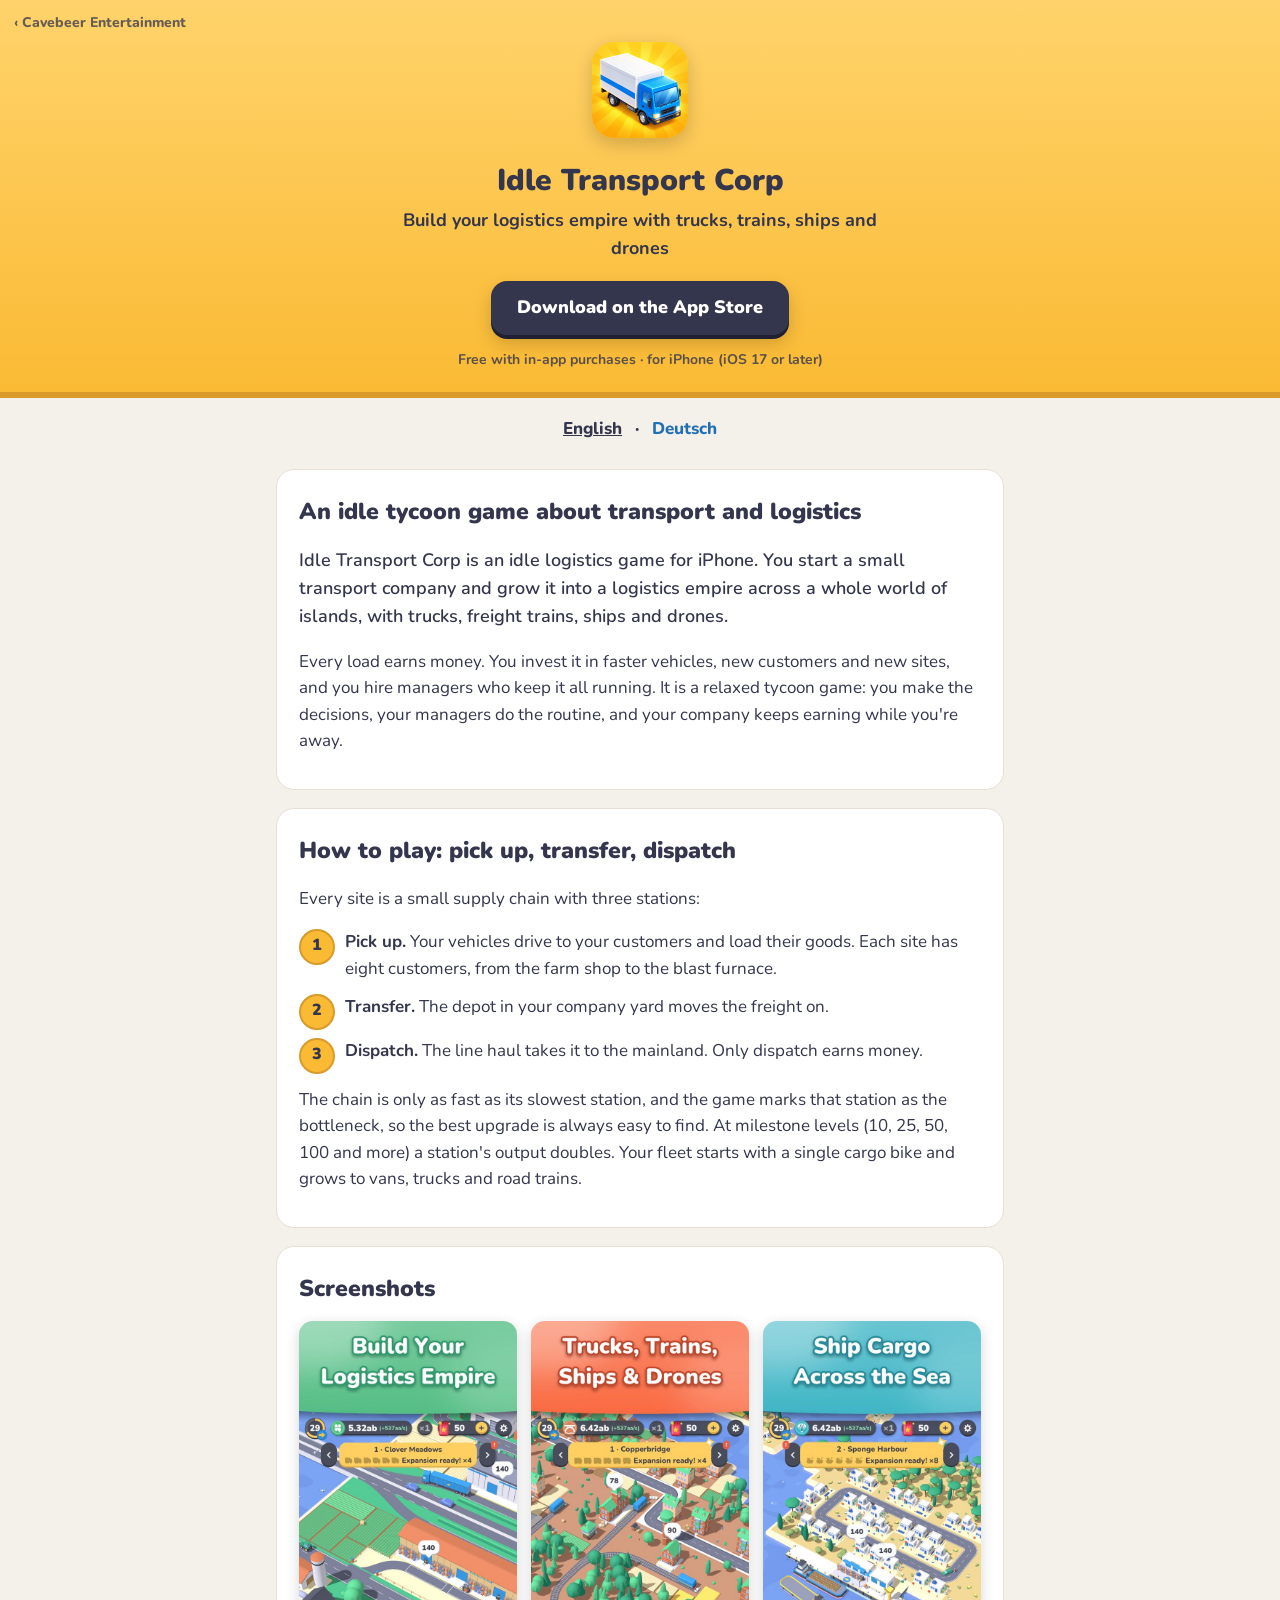
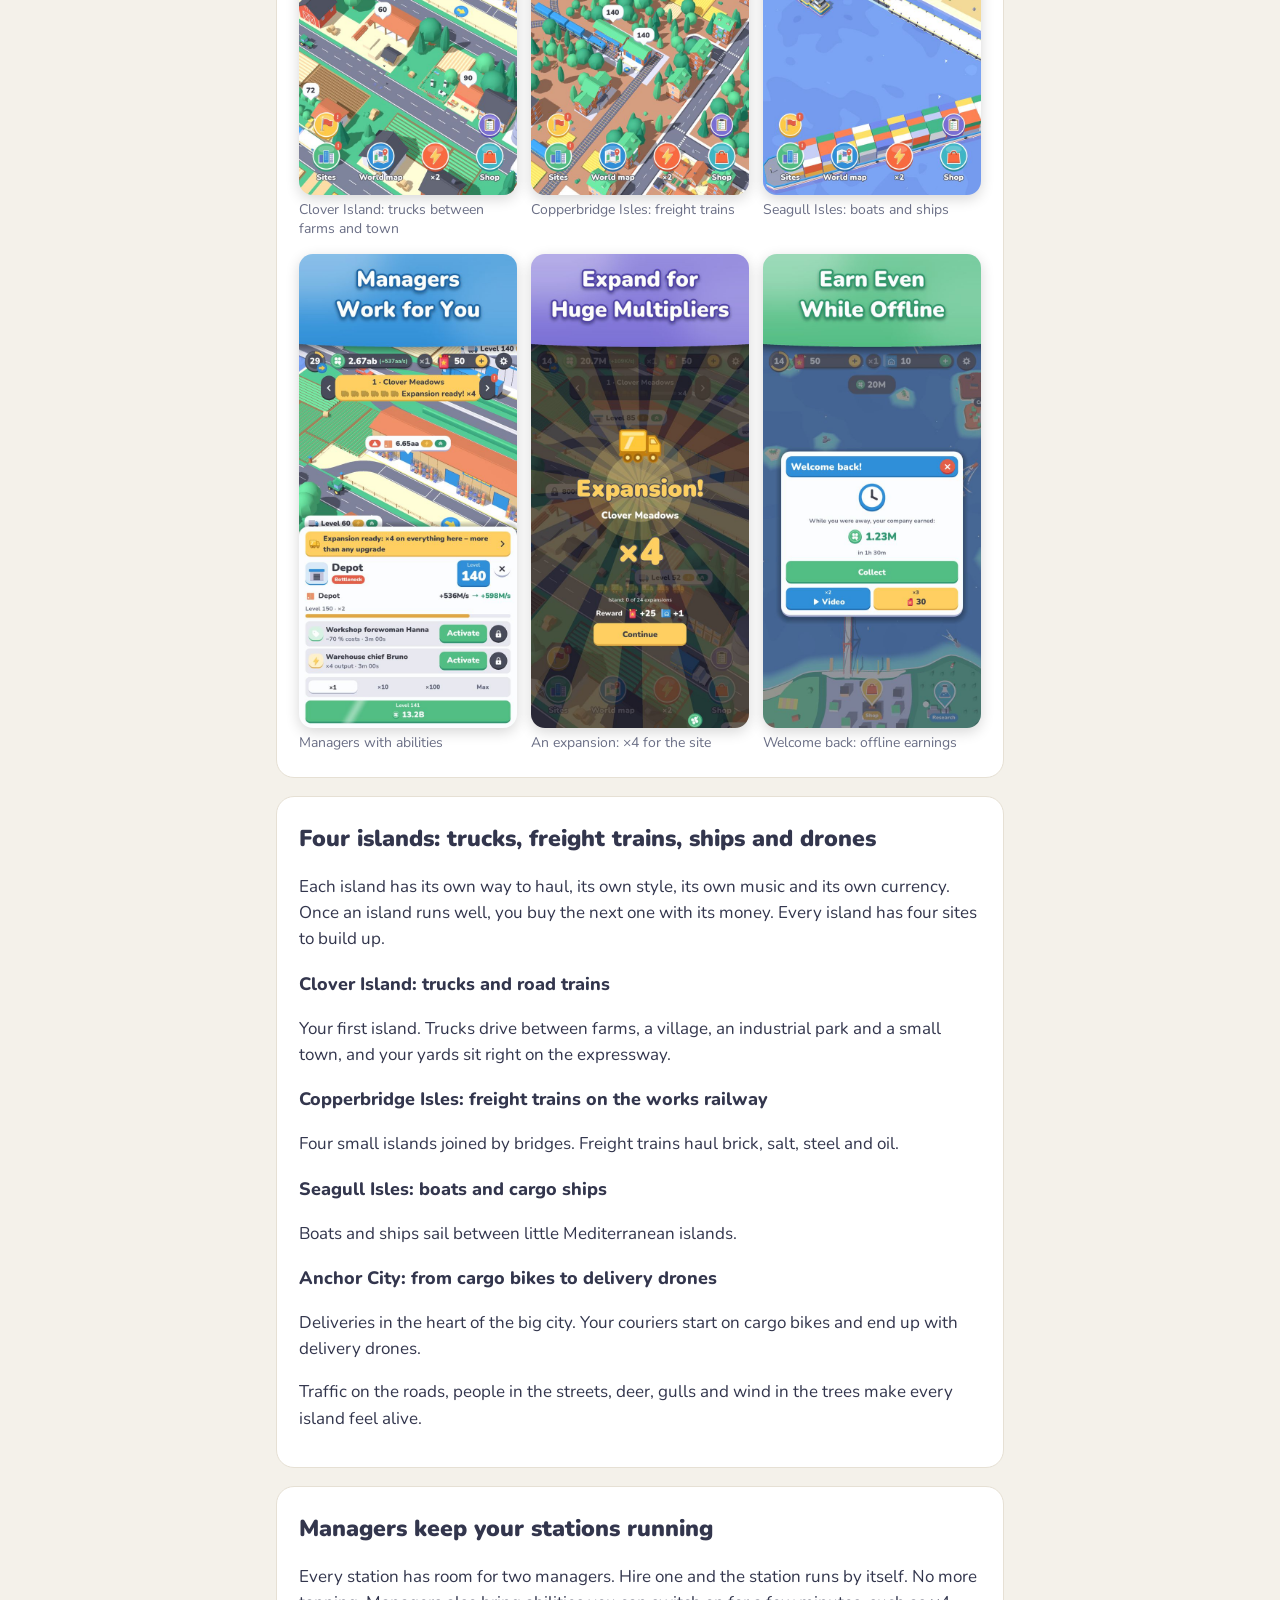
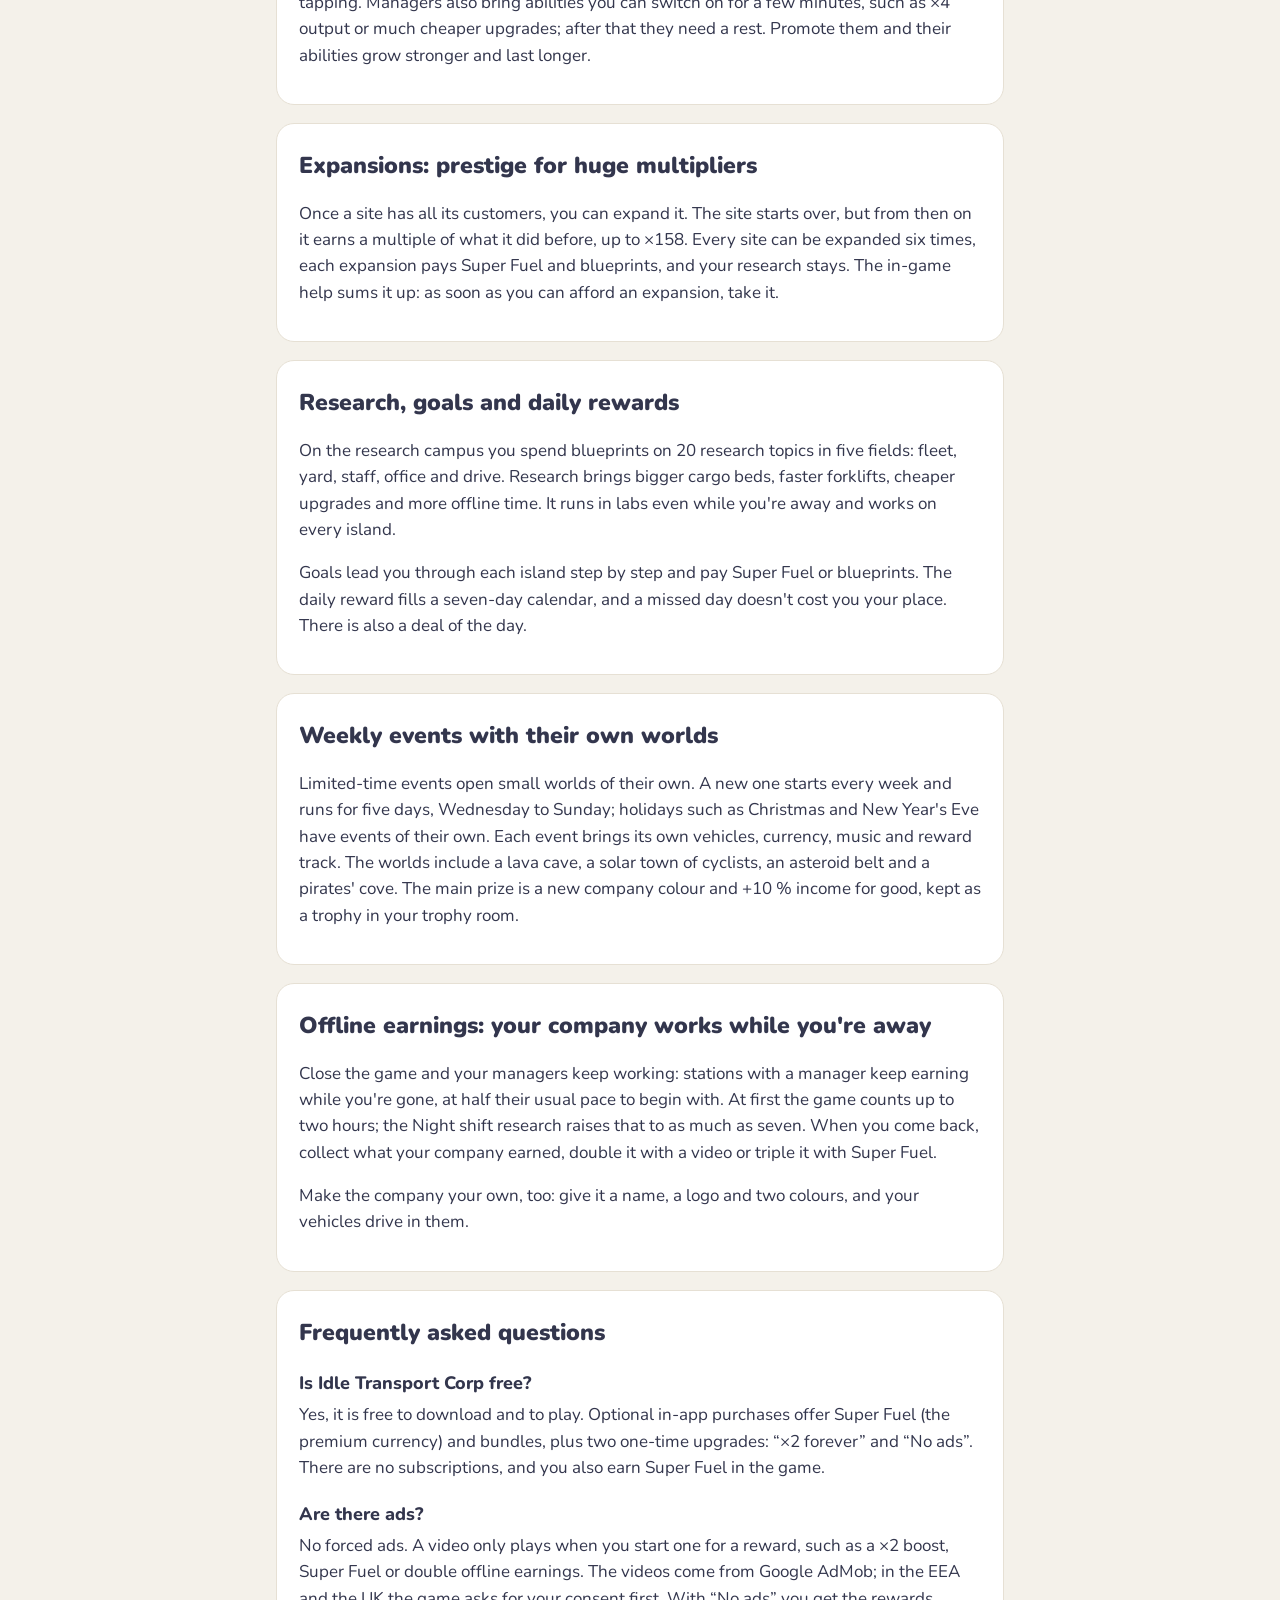
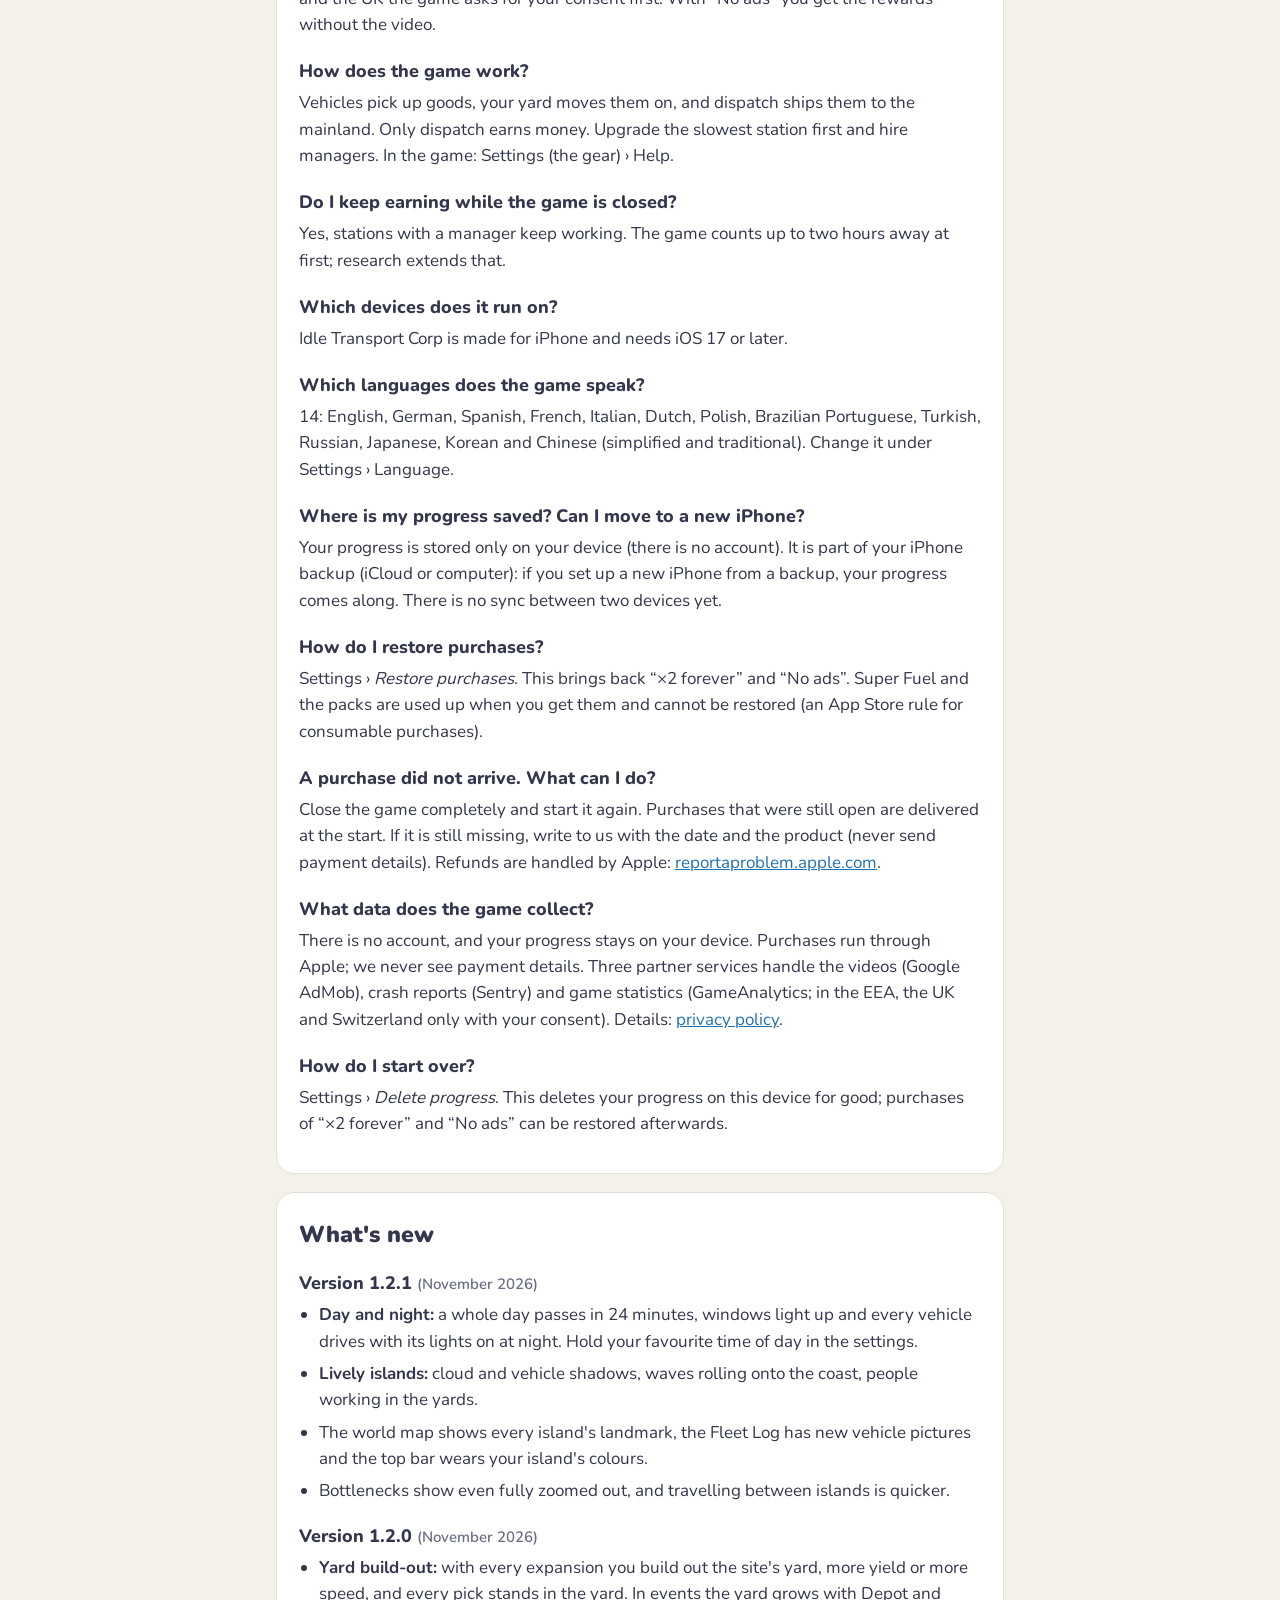
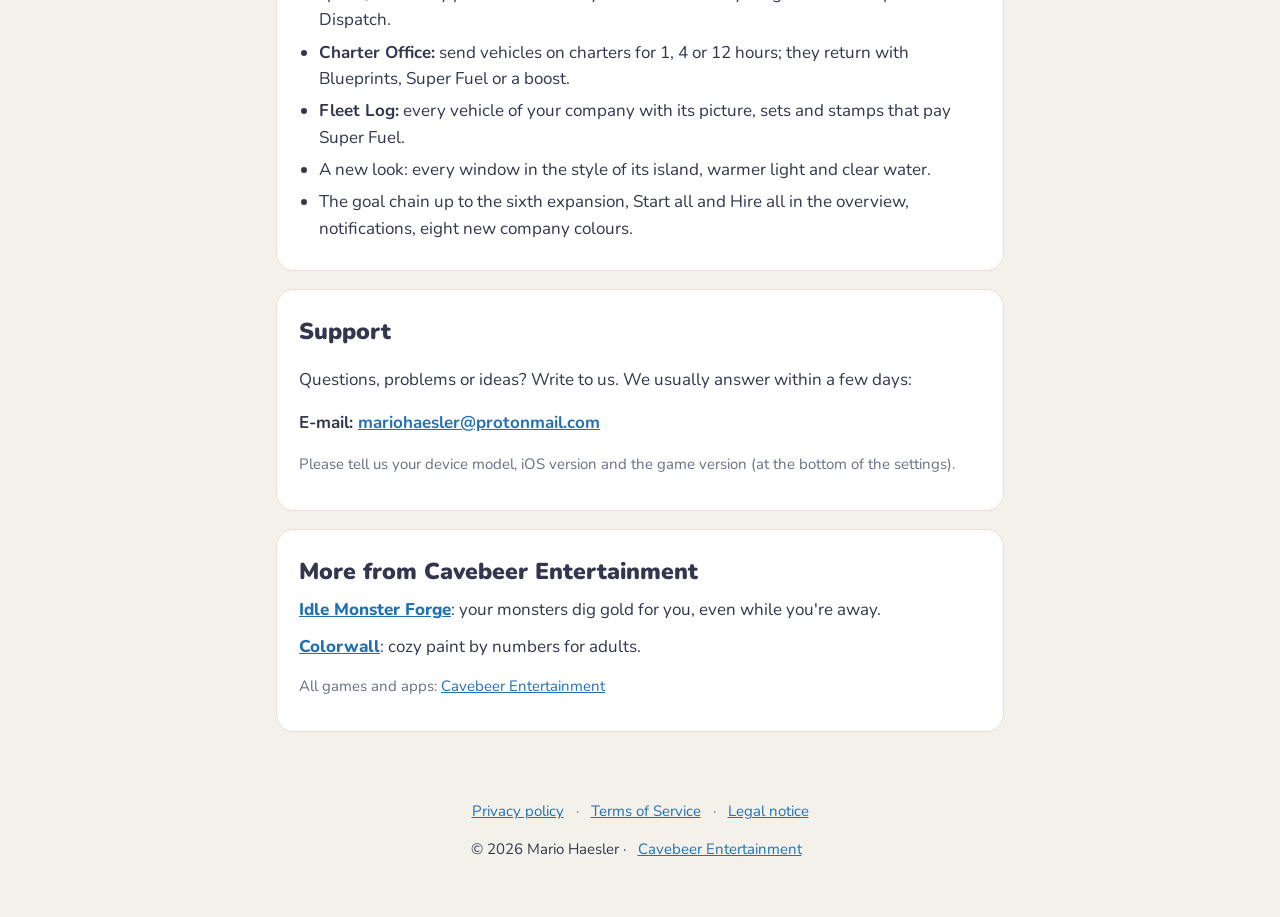
<file: index.html>
<!doctype html>
<html lang="en">
<head>
<meta charset="utf-8">
<meta name="viewport" content="width=device-width, initial-scale=1">
<title>Idle Transport Corp: Idle Logistics Tycoon for iPhone</title>
<meta name="description" content="Build a logistics empire on your iPhone: trucks, freight trains, ships and drones haul goods across four islands. A free idle tycoon game with managers.">
<link rel="canonical" href="https://mario-coder-apps.github.io/idletransportcorp-legal/">
<link rel="alternate" hreflang="en" href="https://mario-coder-apps.github.io/idletransportcorp-legal/">
<link rel="alternate" hreflang="de" href="https://mario-coder-apps.github.io/idletransportcorp-legal/de/">
<link rel="alternate" hreflang="x-default" href="https://mario-coder-apps.github.io/idletransportcorp-legal/">
<meta name="theme-color" content="#faba34">
<meta name="apple-itunes-app" content="app-id=6821350913">
<meta property="og:type" content="website">
<meta property="og:site_name" content="Cavebeer Entertainment">
<meta property="og:title" content="Idle Transport Corp: Idle Logistics Tycoon for iPhone">
<meta property="og:description" content="Trucks, freight trains, ships and drones haul goods across four islands. Build your logistics empire in a free idle tycoon game for iPhone.">
<meta property="og:url" content="https://mario-coder-apps.github.io/idletransportcorp-legal/">
<meta property="og:image" content="https://mario-coder-apps.github.io/idletransportcorp-legal/og.jpg">
<meta property="og:image:width" content="1200">
<meta property="og:image:height" content="630">
<meta property="og:image:alt" content="Idle Transport Corp: the app icon and three screenshots with trucks, freight trains and ships">
<meta property="og:locale" content="en_US">
<meta property="og:locale:alternate" content="de_DE">
<meta name="twitter:card" content="summary_large_image">
<meta name="twitter:title" content="Idle Transport Corp: Idle Logistics Tycoon for iPhone">
<meta name="twitter:description" content="Trucks, freight trains, ships and drones haul goods across four islands. Build your logistics empire in a free idle tycoon game for iPhone.">
<meta name="twitter:image" content="https://mario-coder-apps.github.io/idletransportcorp-legal/og.jpg">
<meta name="twitter:image:alt" content="Idle Transport Corp: the app icon and three screenshots with trucks, freight trains and ships">
<link rel="icon" href="favicon.png">
<link rel="stylesheet" href="style.css?v=3">
<script>
  // Old links to "#de" (the App Store's German support link, the legal pages' "Support" link) open the German page.
  // "#en" stays here.
  (function () {
    function go() { if (location.hash === "#de") location.replace("de/" + location.search); }
    go();
    window.addEventListener("hashchange", go);
  })();
</script>
<script type="application/ld+json">
{
 "@context": "https://schema.org",
 "@type": "MobileApplication",
 "name": "Idle Transport Corp",
 "alternateName": "Idle Transport Corp: Tycoon",
 "operatingSystem": "iOS",
 "softwareRequirements": "iOS 17.0 or later",
 "applicationCategory": "GameApplication",
 "applicationSubCategory": "Simulation",
 "description": "Idle Transport Corp is an idle logistics tycoon game for iPhone: trucks, freight trains, ships and drones haul goods across four islands. Hire managers, expand your sites and keep earning while you're away.",
 "url": "https://mario-coder-apps.github.io/idletransportcorp-legal/",
 "image": "https://mario-coder-apps.github.io/idletransportcorp-legal/icon.png",
 "screenshot": [
  "https://mario-coder-apps.github.io/idletransportcorp-legal/img/clover-island-en.jpg",
  "https://mario-coder-apps.github.io/idletransportcorp-legal/img/freight-trains-en.jpg",
  "https://mario-coder-apps.github.io/idletransportcorp-legal/img/cargo-ships-en.jpg",
  "https://mario-coder-apps.github.io/idletransportcorp-legal/img/managers-en.jpg",
  "https://mario-coder-apps.github.io/idletransportcorp-legal/img/expansion-en.jpg",
  "https://mario-coder-apps.github.io/idletransportcorp-legal/img/offline-earnings-en.jpg"
 ],
 "offers": {
  "@type": "Offer",
  "price": "0",
  "priceCurrency": "EUR"
 },
 "inLanguage": [
  "en",
  "de",
  "es",
  "fr",
  "it",
  "nl",
  "pl",
  "pt-BR",
  "tr",
  "ru",
  "ja",
  "ko",
  "zh-Hans",
  "zh-Hant"
 ],
 "publisher": {
  "@type": "Organization",
  "name": "Cavebeer Entertainment",
  "url": "https://mario-coder-apps.github.io/"
 },
 "downloadUrl": "https://apps.apple.com/app/id6821350913",
 "installUrl": "https://apps.apple.com/app/id6821350913"
}
</script>
<script type="application/ld+json">
{
 "@context": "https://schema.org",
 "@type": "FAQPage",
 "inLanguage": "en",
 "mainEntity": [
  {
   "@type": "Question",
   "name": "Is Idle Transport Corp free?",
   "acceptedAnswer": {
    "@type": "Answer",
    "text": "Yes, it is free to download and to play. Optional in-app purchases offer Super Fuel (the premium currency) and bundles, plus two one-time upgrades: “×2 forever” and “No ads”. There are no subscriptions, and you also earn Super Fuel in the game."
   }
  },
  {
   "@type": "Question",
   "name": "Are there ads?",
   "acceptedAnswer": {
    "@type": "Answer",
    "text": "No forced ads. A video only plays when you start one for a reward, such as a ×2 boost, Super Fuel or double offline earnings. The videos come from Google AdMob; in the EEA and the UK the game asks for your consent first. With “No ads” you get the rewards without the video."
   }
  },
  {
   "@type": "Question",
   "name": "How does the game work?",
   "acceptedAnswer": {
    "@type": "Answer",
    "text": "Vehicles pick up goods, your yard moves them on, and dispatch ships them to the mainland. Only dispatch earns money. Upgrade the slowest station first and hire managers. In the game: Settings (the gear) › Help."
   }
  },
  {
   "@type": "Question",
   "name": "Do I keep earning while the game is closed?",
   "acceptedAnswer": {
    "@type": "Answer",
    "text": "Yes, stations with a manager keep working. The game counts up to two hours away at first; research extends that."
   }
  },
  {
   "@type": "Question",
   "name": "Which devices does it run on?",
   "acceptedAnswer": {
    "@type": "Answer",
    "text": "Idle Transport Corp is made for iPhone and needs iOS 17 or later."
   }
  },
  {
   "@type": "Question",
   "name": "Which languages does the game speak?",
   "acceptedAnswer": {
    "@type": "Answer",
    "text": "14: English, German, Spanish, French, Italian, Dutch, Polish, Brazilian Portuguese, Turkish, Russian, Japanese, Korean and Chinese (simplified and traditional). Change it under Settings › Language."
   }
  },
  {
   "@type": "Question",
   "name": "Where is my progress saved? Can I move to a new iPhone?",
   "acceptedAnswer": {
    "@type": "Answer",
    "text": "Your progress is stored only on your device (there is no account). It is part of your iPhone backup (iCloud or computer): if you set up a new iPhone from a backup, your progress comes along. There is no sync between two devices yet."
   }
  },
  {
   "@type": "Question",
   "name": "How do I restore purchases?",
   "acceptedAnswer": {
    "@type": "Answer",
    "text": "Settings › Restore purchases. This brings back “×2 forever” and “No ads”. Super Fuel and the packs are used up when you get them and cannot be restored (an App Store rule for consumable purchases)."
   }
  },
  {
   "@type": "Question",
   "name": "A purchase did not arrive. What can I do?",
   "acceptedAnswer": {
    "@type": "Answer",
    "text": "Close the game completely and start it again. Purchases that were still open are delivered at the start. If it is still missing, write to us with the date and the product (never send payment details). Refunds are handled by Apple: reportaproblem.apple.com."
   }
  },
  {
   "@type": "Question",
   "name": "What data does the game collect?",
   "acceptedAnswer": {
    "@type": "Answer",
    "text": "There is no account, and your progress stays on your device. Purchases run through Apple; we never see payment details. Three partner services handle the videos (Google AdMob), crash reports (Sentry) and game statistics (GameAnalytics; in the EEA, the UK and Switzerland only with your consent). Details: privacy policy."
   }
  },
  {
   "@type": "Question",
   "name": "How do I start over?",
   "acceptedAnswer": {
    "@type": "Answer",
    "text": "Settings › Delete progress. This deletes your progress on this device for good; purchases of “×2 forever” and “No ads” can be restored afterwards."
   }
  }
 ]
}
</script>
</head>
<body class="content">
<header>
  <a class="studio-back" href="../">&lsaquo; Cavebeer Entertainment</a>
  <img src="img/icon-192.jpg" alt="Idle Transport Corp app icon" width="96" height="96">
  <h1>Idle Transport Corp</h1>
  <p class="pitch">Build your logistics empire with trucks, trains, ships and drones</p>
  <a class="store" id="store" href="https://apps.apple.com/app/id6821350913">Download on the App Store</a>
  <div class="iab" id="iab" hidden>
    <div class="iab-arrow" aria-hidden="true">&#8599;</div>
    <p class="iab-title">This browser can't open the App Store</p>
    <ol>
      <li>Tap <strong>&bull;&bull;&bull;</strong> in the top right corner</li>
      <li>Choose <strong>Open in browser</strong></li>
      <li>Tap <strong>Download on the App Store</strong> there</li>
    </ol>
    <button class="iab-button" type="button" id="copy-link">Or copy the App Store link</button>
  </div>
  <p class="platform">Free with in-app purchases · for iPhone (iOS 17 or later)</p>
</header>
<nav class="lang" aria-label="Language"><a href="./" hreflang="en" lang="en" aria-current="page">English</a> · <a href="de/" hreflang="de" lang="de">Deutsch</a></nav>
<main>

<section class="card" id="about">
  <h2>An idle tycoon game about transport and logistics</h2>
  <p class="lead">Idle Transport Corp is an idle logistics game for iPhone. You start a small transport company and
  grow it into a logistics empire across a whole world of islands, with trucks, freight trains, ships and drones.</p>
  <p>Every load earns money. You invest it in faster vehicles, new customers and new sites, and you hire managers
  who keep it all running. It is a relaxed tycoon game: you make the decisions, your managers do the routine, and your
  company keeps earning while you're away.</p>
</section>

<section class="card" id="how-to-play">
  <h2>How to play: pick up, transfer, dispatch</h2>
  <p>Every site is a small supply chain with three stations:</p>
  <ol class="steps">
    <li><strong>Pick up.</strong> Your vehicles drive to your customers and load their goods. Each site has eight
    customers, from the farm shop to the blast furnace.</li>
    <li><strong>Transfer.</strong> The depot in your company yard moves the freight on.</li>
    <li><strong>Dispatch.</strong> The line haul takes it to the mainland. Only dispatch earns money.</li>
  </ol>
  <p>The chain is only as fast as its slowest station, and the game marks that station as the bottleneck, so the
  best upgrade is always easy to find. At milestone levels (10, 25, 50, 100 and more) a station's output
  doubles. Your fleet starts with a single cargo bike and grows to vans, trucks and road
  trains.</p>
</section>

<section class="card" id="screenshots">
  <h2>Screenshots</h2>
  <div class="shots">
    <figure>
      <img src="img/clover-island-en.jpg" width="600" height="1304" loading="lazy" alt="Clover Island in Idle Transport Corp: trucks on the expressway, a depot and green fields">
      <figcaption>Clover Island: trucks between farms and town</figcaption>
    </figure>
    <figure>
      <img src="img/freight-trains-en.jpg" width="600" height="1304" loading="lazy" alt="Freight trains on the works railway of the Copperbridge Isles">
      <figcaption>Copperbridge Isles: freight trains</figcaption>
    </figure>
    <figure>
      <img src="img/cargo-ships-en.jpg" width="600" height="1304" loading="lazy" alt="A harbour on the Seagull Isles with white houses and a container ship">
      <figcaption>Seagull Isles: boats and ships</figcaption>
    </figure>
    <figure>
      <img src="img/managers-en.jpg" width="600" height="1304" loading="lazy" alt="The depot station with its level, the bottleneck label and two managers with abilities to activate">
      <figcaption>Managers with abilities</figcaption>
    </figure>
    <figure>
      <img src="img/expansion-en.jpg" width="600" height="1304" loading="lazy" alt="The Expansion screen: Clover Meadows earns ×4 after its first expansion">
      <figcaption>An expansion: ×4 for the site</figcaption>
    </figure>
    <figure>
      <img src="img/offline-earnings-en.jpg" width="600" height="1304" loading="lazy" alt="The Welcome back window with the money earned offline and buttons to collect it, double it with a video or triple it">
      <figcaption>Welcome back: offline earnings</figcaption>
    </figure>
  </div>
</section>

<section class="card" id="islands">
  <h2>Four islands: trucks, freight trains, ships and drones</h2>
  <p>Each island has its own way to haul, its own style, its own music and its own currency. Once an island runs
  well, you buy the next one with its money. Every island has four sites to build up.</p>
  <h3>Clover Island: trucks and road trains</h3>
  <p>Your first island. Trucks drive between farms, a village, an industrial park and a small town, and your yards
  sit right on the expressway.</p>
  <h3>Copperbridge Isles: freight trains on the works railway</h3>
  <p>Four small islands joined by bridges. Freight trains haul brick, salt, steel and oil.</p>
  <h3>Seagull Isles: boats and cargo ships</h3>
  <p>Boats and ships sail between little Mediterranean islands.</p>
  <h3>Anchor City: from cargo bikes to delivery drones</h3>
  <p>Deliveries in the heart of the big city. Your couriers start on cargo bikes and end up with delivery drones.</p>
  <p>Traffic on the roads, people in the streets, deer, gulls and wind in the trees make every island feel alive.</p>
</section>

<section class="card" id="managers">
  <h2>Managers keep your stations running</h2>
  <p>Every station has room for two managers. Hire one and the station runs by itself. No more tapping. Managers
  also bring abilities you can switch on for a few minutes, such as ×4 output or much cheaper upgrades; after that
  they need a rest. Promote them and their abilities grow stronger and last longer.</p>
</section>

<section class="card" id="expansions">
  <h2>Expansions: prestige for huge multipliers</h2>
  <p>Once a site has all its customers, you can expand it. The site starts over, but from then on it earns a
  multiple of what it did before, up to ×158. Every site can be expanded six times, each expansion pays Super Fuel
  and blueprints, and your research stays. The in-game help sums it up: as soon as you can afford an expansion, take
  it.</p>
</section>

<section class="card" id="research">
  <h2>Research, goals and daily rewards</h2>
  <p>On the research campus you spend blueprints on 20 research topics in five fields: fleet, yard, staff, office and
  drive. Research brings bigger cargo beds, faster forklifts, cheaper upgrades and more offline time. It runs in labs
  even while you're away and works on every island.</p>
  <p>Goals lead you through each island step by step and pay Super Fuel or blueprints. The daily reward fills a
  seven-day calendar, and a missed day doesn't cost you your place. There is also a deal of the day.</p>
</section>

<section class="card" id="events">
  <h2>Weekly events with their own worlds</h2>
  <p>Limited-time events open small worlds of their own. A new one starts every week and runs for five days,
  Wednesday to Sunday; holidays such as Christmas and New Year's Eve have events of their own. Each
  event brings its own vehicles, currency, music and reward track. The worlds include a lava cave, a solar town of
  cyclists, an asteroid belt and a pirates' cove. The main prize is a new company colour and +10&nbsp;% income for good, kept as a
  trophy in your trophy room.</p>
</section>

<section class="card" id="offline">
  <h2>Offline earnings: your company works while you're away</h2>
  <p>Close the game and your managers keep working: stations with a manager keep earning while you're gone, at half
  their usual pace to begin with. At first the game counts up to two hours; the Night shift research raises that to as much as seven. When you
  come back, collect what your company earned, double it with a video or triple it with Super Fuel.</p>
  <p>Make the company your own, too: give it a name, a logo and two colours, and your vehicles drive in them.</p>
</section>

<section class="card faq" id="faq">
  <h2>Frequently asked questions</h2>

  <h3>Is Idle Transport Corp free?</h3>
  <p>Yes, it is free to download and to play. Optional in-app purchases offer Super Fuel (the premium currency) and
  bundles, plus two one-time upgrades: “×2 forever” and “No ads”. There are no subscriptions, and you also earn Super
  Fuel in the game.</p>

  <h3>Are there ads?</h3>
  <p>No forced ads. A video only plays when you start one for a reward, such as a ×2 boost, Super Fuel or double
  offline earnings. The videos come from Google AdMob; in the EEA and the UK the game asks for your consent first.
  With “No ads” you get the rewards without the video.</p>

  <h3>How does the game work?</h3>
  <p>Vehicles pick up goods, your yard moves them on, and dispatch ships them to the mainland. Only dispatch earns
  money. Upgrade the slowest station first and hire managers. In the game: Settings (the gear) › Help.</p>

  <h3>Do I keep earning while the game is closed?</h3>
  <p>Yes, stations with a manager keep working. The game counts up to two hours away at first; research extends
  that.</p>

  <h3>Which devices does it run on?</h3>
  <p>Idle Transport Corp is made for iPhone and needs iOS 17 or later.</p>

  <h3>Which languages does the game speak?</h3>
  <p>14: English, German, Spanish, French, Italian, Dutch, Polish, Brazilian Portuguese, Turkish, Russian, Japanese,
  Korean and Chinese (simplified and traditional). Change it under Settings › Language.</p>

  <h3>Where is my progress saved? Can I move to a new iPhone?</h3>
  <p>Your progress is stored only on your device (there is no account). It is part of your iPhone backup (iCloud or
  computer): if you set up a new iPhone from a backup, your progress comes along. There is no sync between two devices
  yet.</p>

  <h3>How do I restore purchases?</h3>
  <p>Settings › <em>Restore purchases</em>. This brings back “×2 forever” and “No ads”. Super Fuel and the packs are used
  up when you get them and cannot be restored (an App Store rule for consumable purchases).</p>

  <h3>A purchase did not arrive. What can I do?</h3>
  <p>Close the game completely and start it again. Purchases that were still open are delivered at the start. If it is
  still missing, write to us with the date and the product (never send payment details). Refunds are handled by Apple:
  <a href="https://reportaproblem.apple.com">reportaproblem.apple.com</a>.</p>

  <h3>What data does the game collect?</h3>
  <p>There is no account, and your progress stays on your device. Purchases run through Apple; we never see payment
  details. Three partner services handle the videos (Google AdMob), crash reports (Sentry) and game statistics
  (GameAnalytics; in the EEA, the UK and Switzerland only with your consent). Details: <a href="privacy.html#en">privacy policy</a>.</p>

  <h3>How do I start over?</h3>
  <p>Settings › <em>Delete progress</em>. This deletes your progress on this device for good; purchases of “×2 forever”
  and “No ads” can be restored afterwards.</p>
</section>

<section class="card changelog" id="whats-new">
  <h2>What's new</h2>

  <h3>Version 1.2.1 <span class="soft">(November 2026)</span></h3>
  <ul>
    <li><strong>Day and night:</strong> a whole day passes in 24 minutes, windows light up and every vehicle drives
    with its lights on at night. Hold your favourite time of day in the settings.</li>
    <li><strong>Lively islands:</strong> cloud and vehicle shadows, waves rolling onto the coast, people working in
    the yards.</li>
    <li>The world map shows every island's landmark, the Fleet Log has new vehicle pictures and the top bar wears your
    island's colours.</li>
    <li>Bottlenecks show even fully zoomed out, and travelling between islands is quicker.</li>
  </ul>

  <h3>Version 1.2.0 <span class="soft">(November 2026)</span></h3>
  <ul>
    <li><strong>Yard build-out:</strong> with every expansion you build out the site's yard, more yield or more speed,
    and every pick stands in the yard. In events the yard grows with Depot and Dispatch.</li>
    <li><strong>Charter Office:</strong> send vehicles on charters for 1, 4 or 12 hours; they return with Blueprints,
    Super Fuel or a boost.</li>
    <li><strong>Fleet Log:</strong> every vehicle of your company with its picture, sets and stamps that pay Super
    Fuel.</li>
    <li>A new look: every window in the style of its island, warmer light and clear water.</li>
    <li>The goal chain up to the sixth expansion, Start all and Hire all in the overview, notifications, eight new
    company colours.</li>
  </ul>
</section>

<section class="card" id="support">
  <h2>Support</h2>
  <p>Questions, problems or ideas? Write to us. We usually answer within a few days:</p>
  <p><strong>E-mail: <a href="mailto:mariohaesler@protonmail.com">mariohaesler@protonmail.com</a></strong></p>
  <p class="soft">Please tell us your device model, iOS version and the game version (at the bottom of the settings).</p>
</section>

<section class="card" id="more">
  <h2>More from Cavebeer Entertainment</h2>
  <ul class="apps">
    <li><a href="../idlemonsterforge-legal/">Idle Monster Forge</a>: your monsters dig gold for you, even while
    you're away.</li>
    <li><a href="../colorwall-legal/">Colorwall</a>: cozy paint by numbers for adults.</li>
  </ul>
  <p class="soft">All games and apps: <a href="../">Cavebeer Entertainment</a></p>
</section>

</main>
<footer>
  <a href="privacy.html#en">Privacy policy</a> ·
  <a href="terms.html#en">Terms of Service</a> ·
  <a href="impressum.html#en">Legal notice</a>
  <p>© 2026 Mario Haesler · <a href="../">Cavebeer Entertainment</a></p>
</footer>
<script>
  // TikTok, Instagram and Facebook open links in their own in-app browser, which shows a blank page for the App Store
  // (Apple answers an iPhone with a redirect to itms-appss://, which those browsers do not hand over). There the page
  // shows the way out through the browser's menu and the link to copy. "?iab" previews it in any browser.
  (function () {
    var ua = navigator.userAgent || "";
    var inApp = /Instagram|FBAN|FBAV|FB_IAB|TikTok|musical_ly|BytedanceWebview|Bytedance|Threads/i.test(ua);
    if (!inApp && !/[?&]iab\b/.test(location.search)) return;
    document.getElementById("iab").hidden = false;
    var store = document.getElementById("store");
    store.hidden = true;
    store.style.display = "none";
    var link = "https://apps.apple.com/app/id6821350913";
    var btn = document.getElementById("copy-link");
    btn.addEventListener("click", function () {
      var de = document.documentElement.lang === "de";
      var done = function () { btn.textContent = de ? "Kopiert. Öffne Safari und füge ihn ein" : "Copied. Open Safari and paste it"; };
      if (navigator.clipboard && navigator.clipboard.writeText) {
        navigator.clipboard.writeText(link).then(done, function () { prompt(de ? "Link kopieren:" : "Copy this link:", link); });
      } else {
        prompt(de ? "Link kopieren:" : "Copy this link:", link);
      }
    });
  })();
</script>
</body>
</html>
</file>
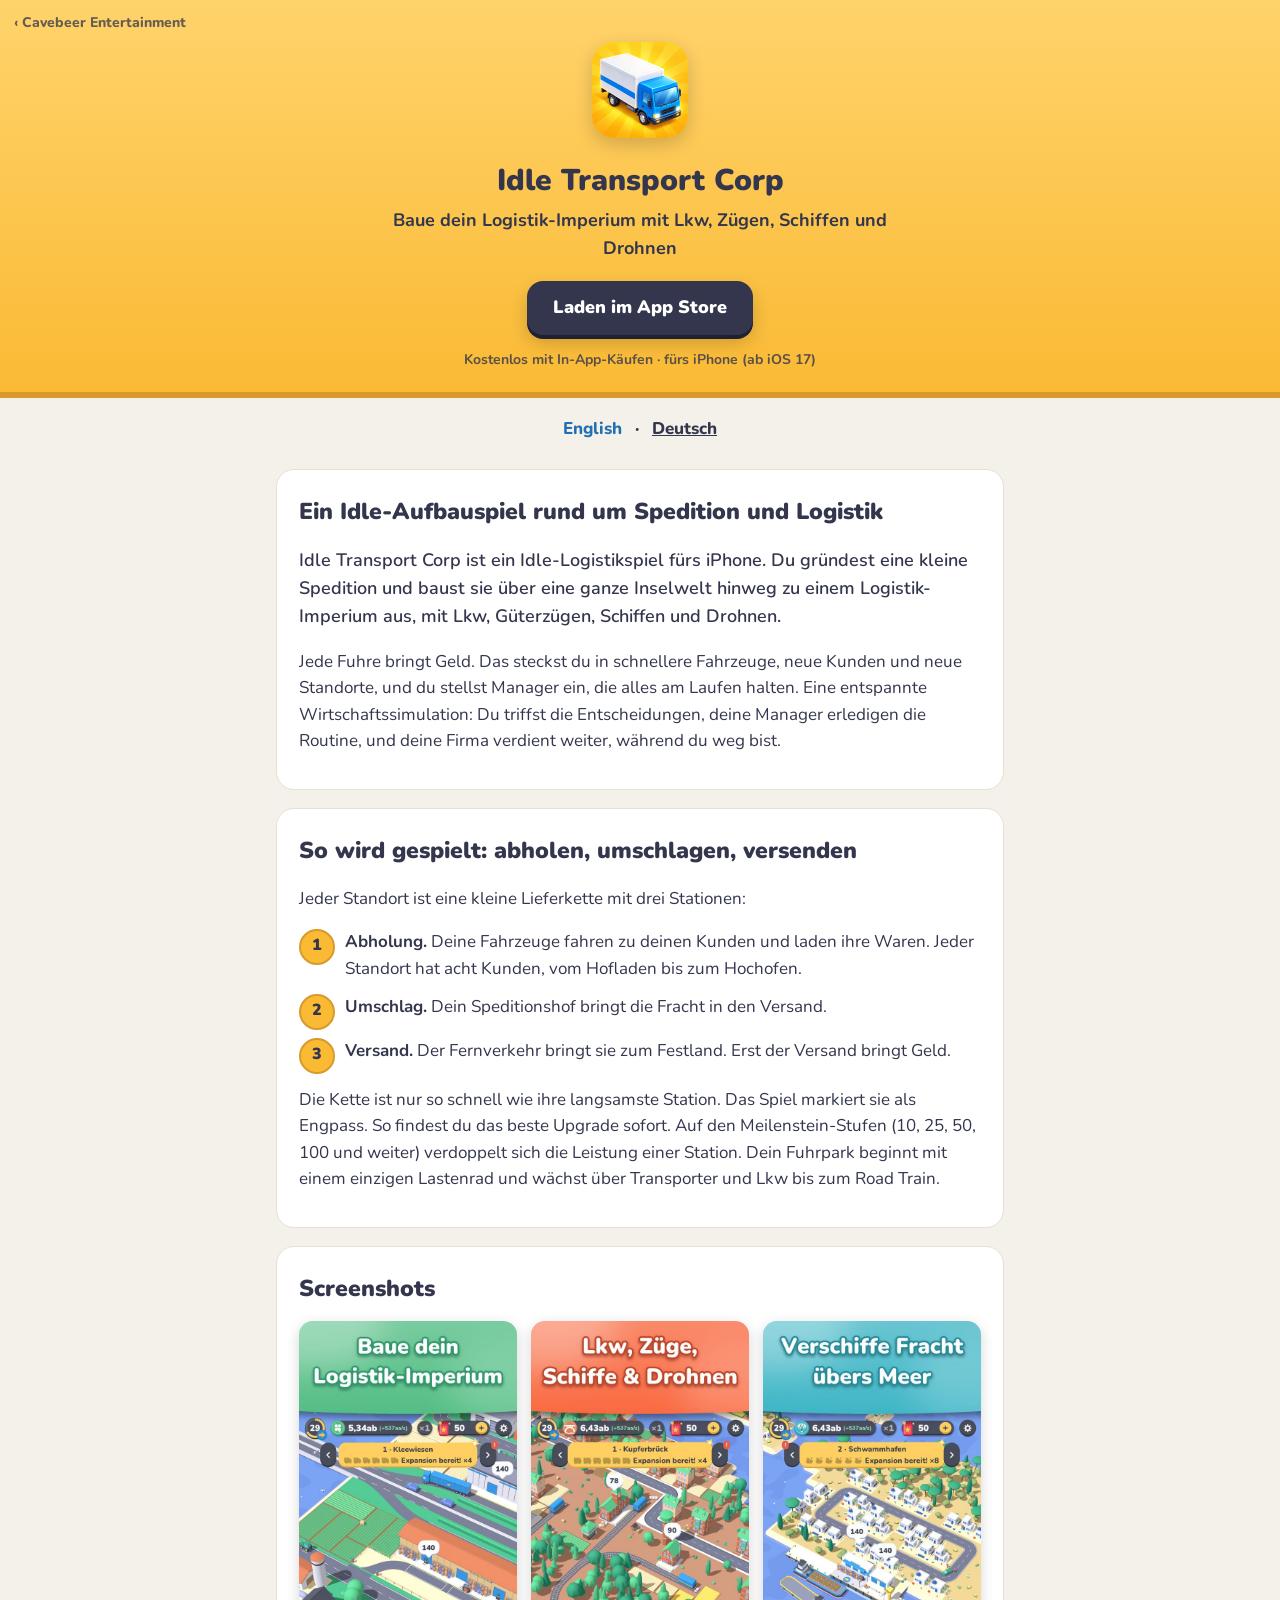
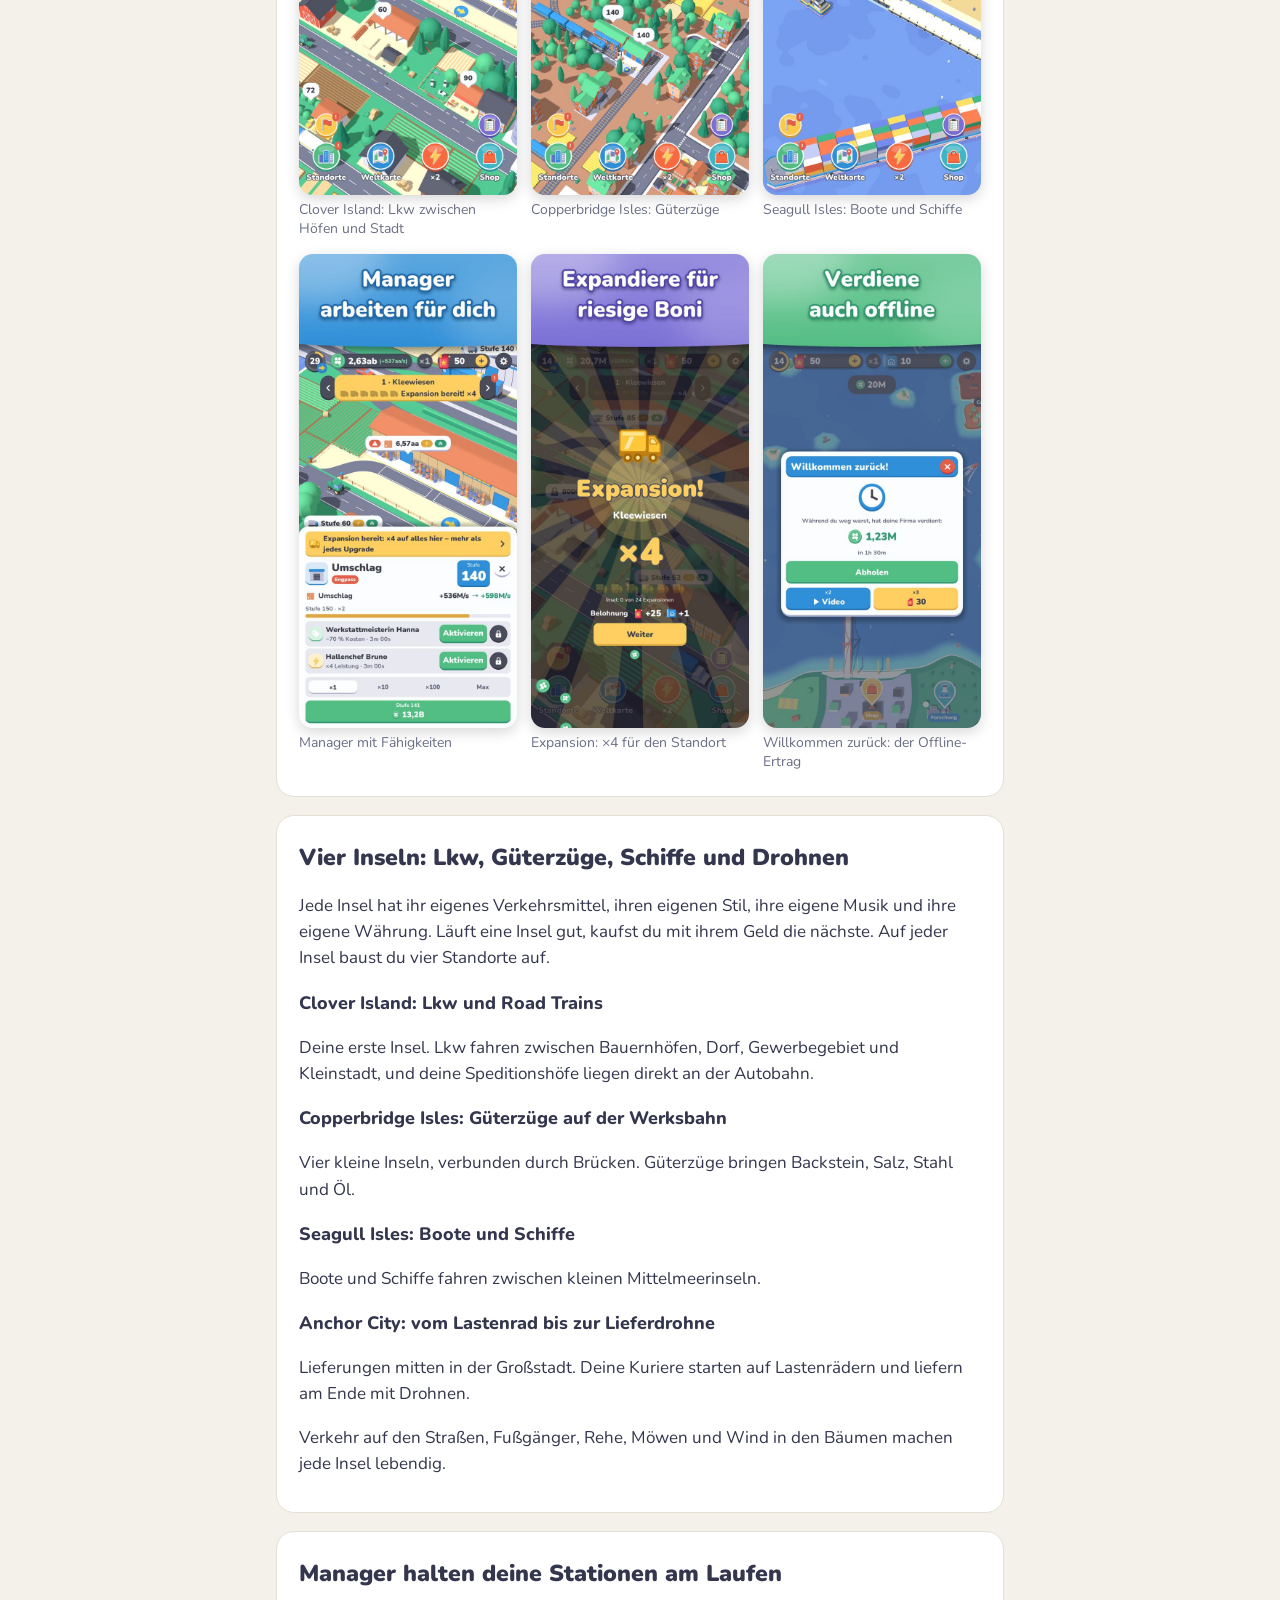
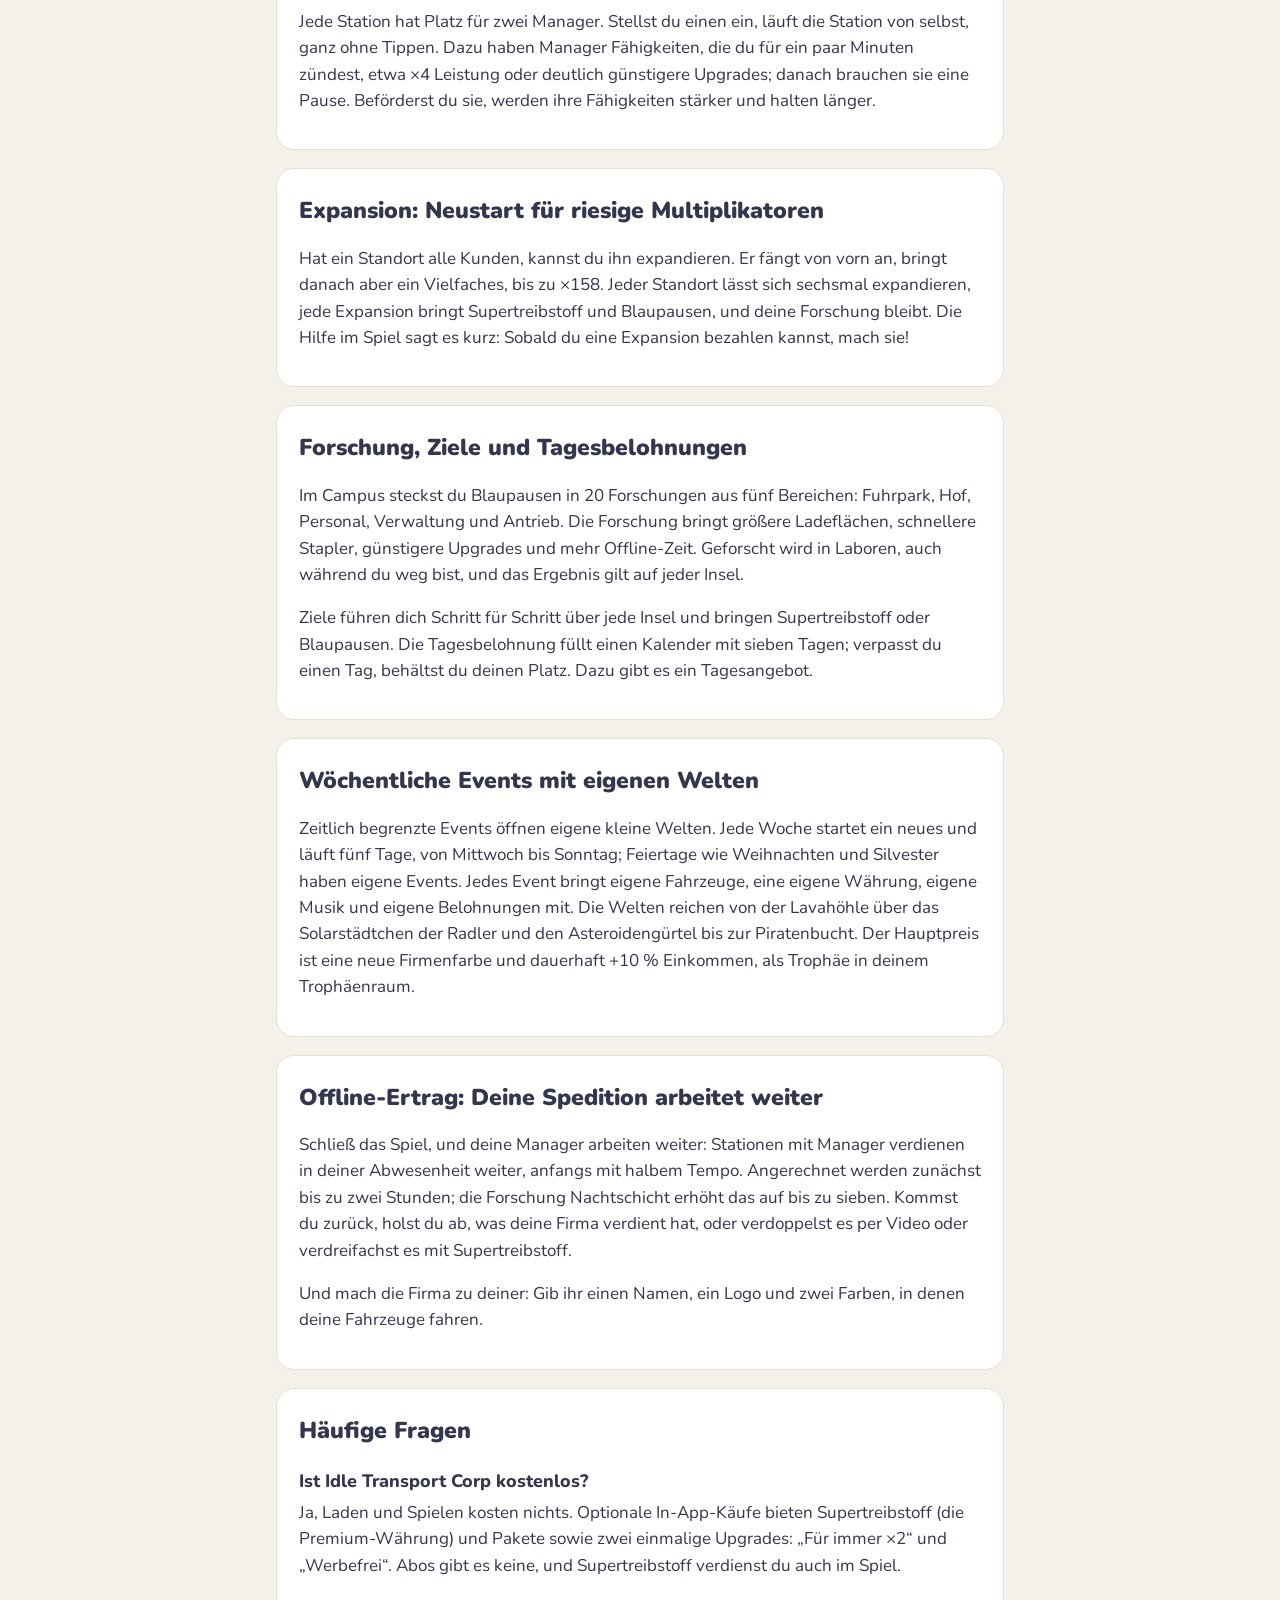
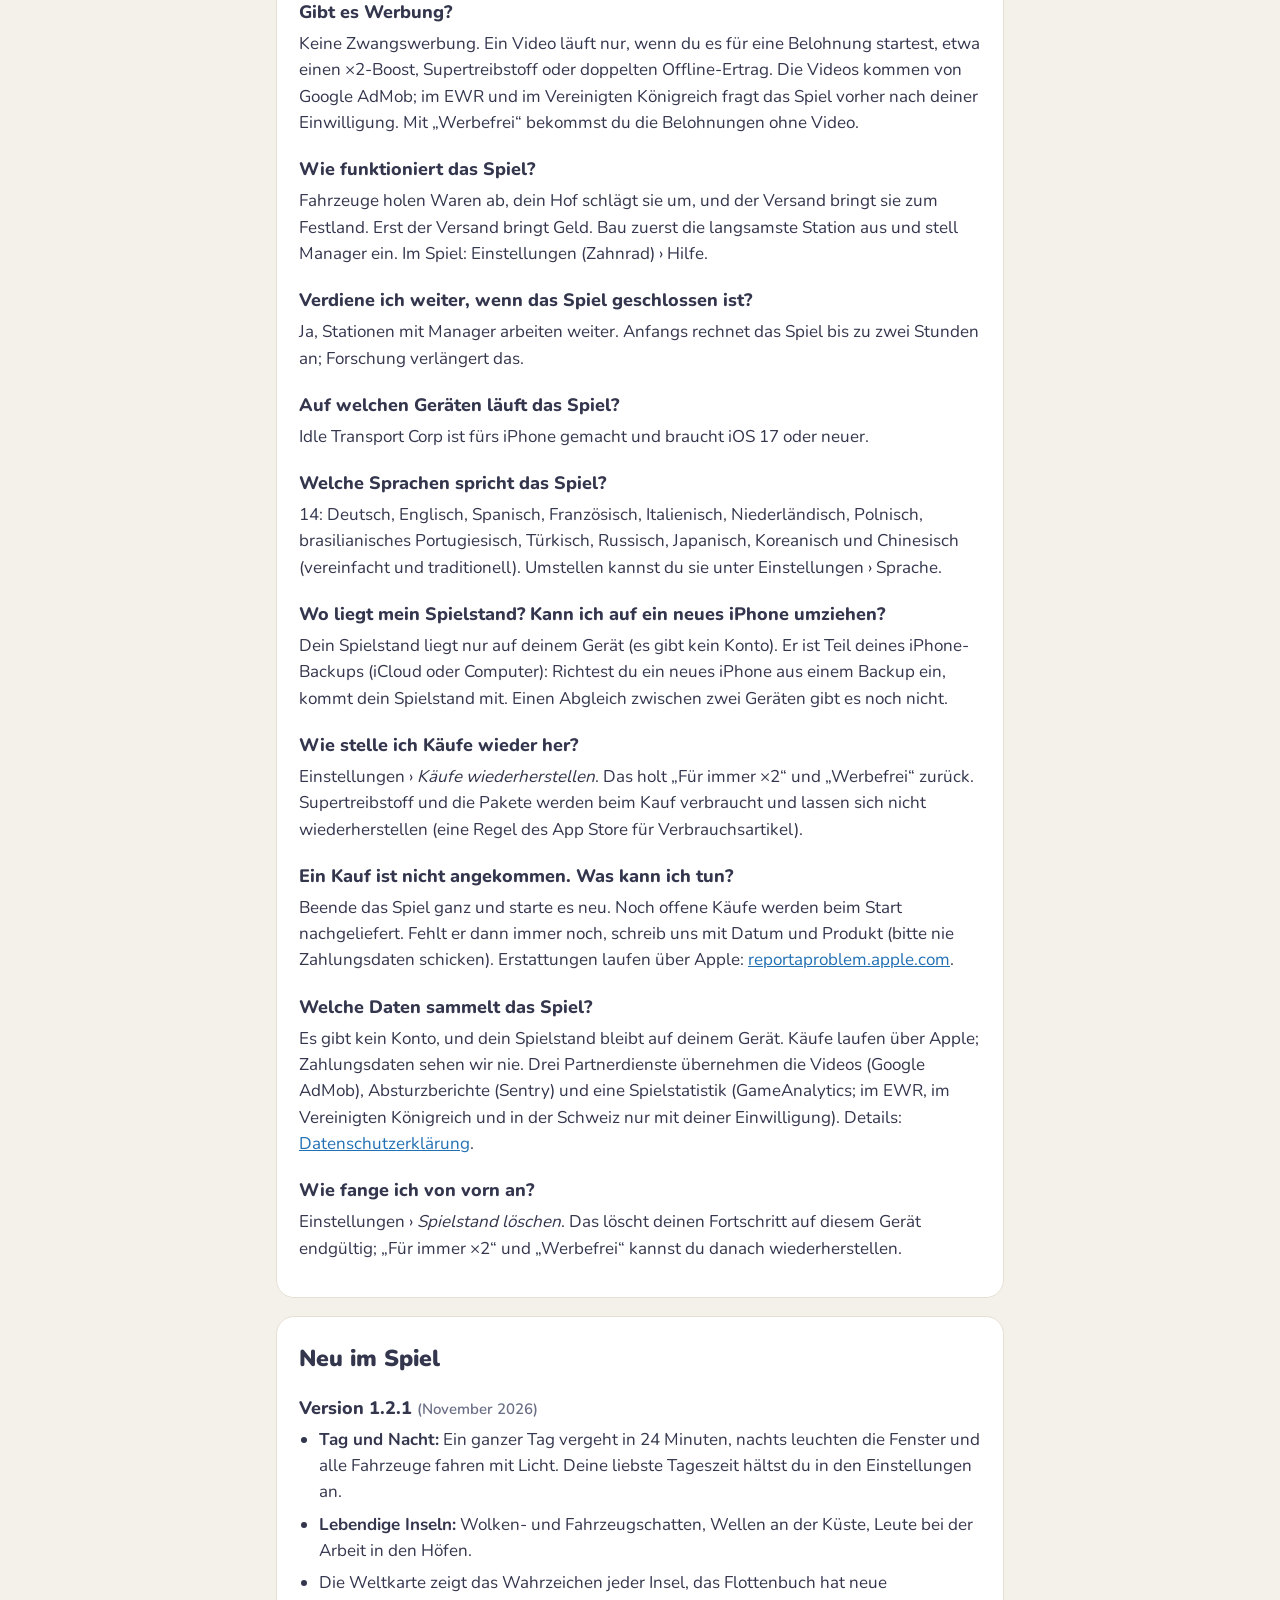
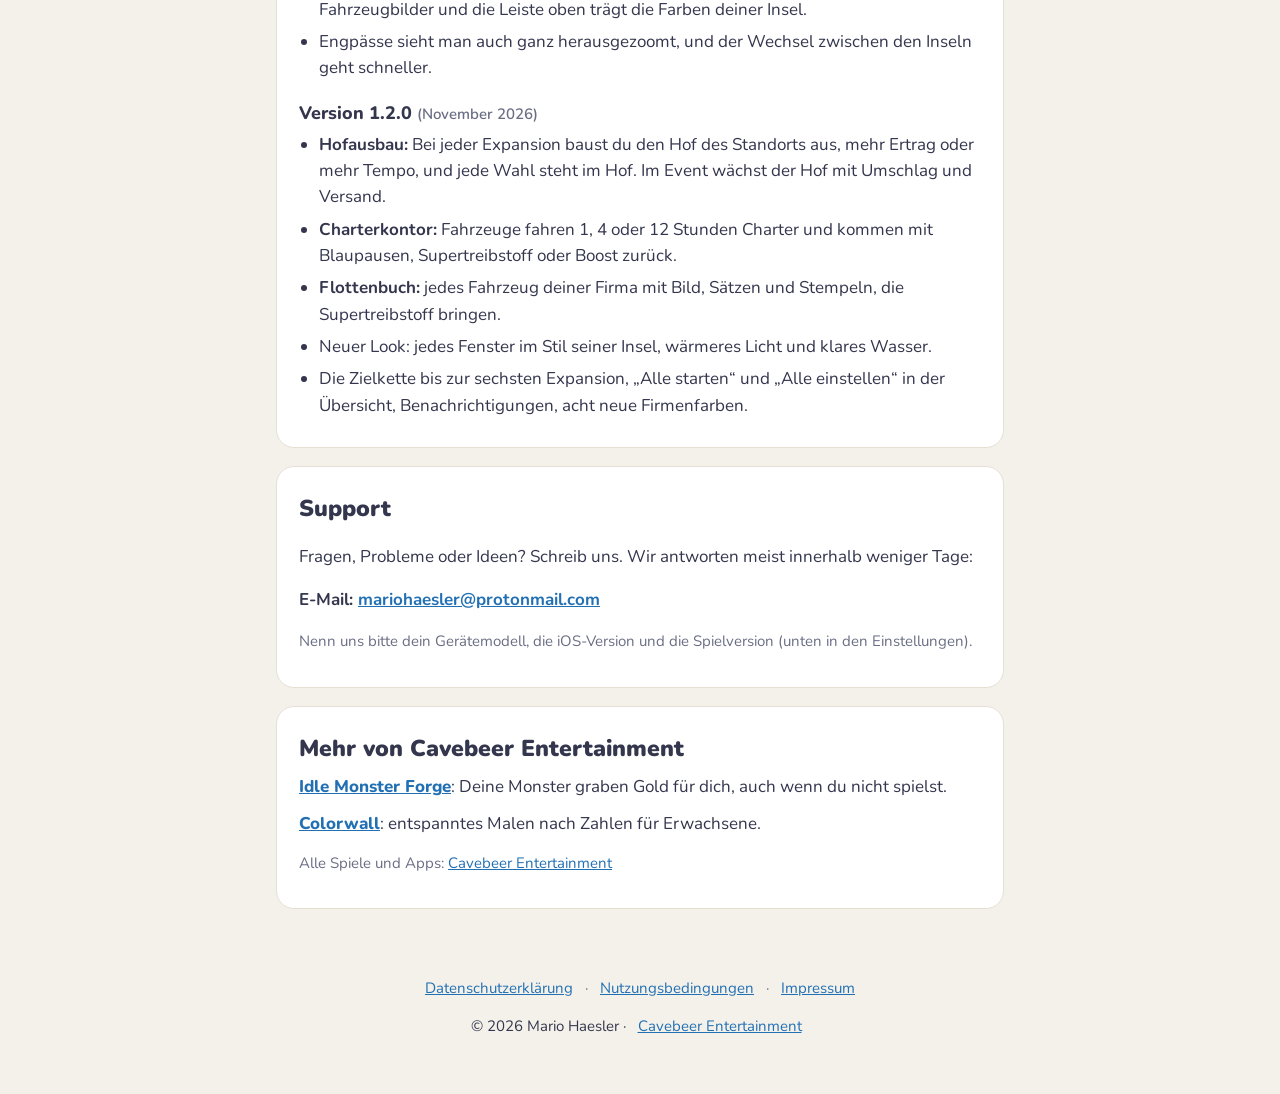
<file: de/index.html>
<!doctype html>
<html lang="de">
<head>
<meta charset="utf-8">
<meta name="viewport" content="width=device-width, initial-scale=1">
<title>Idle Transport Corp: Spedition | Logistik-Spiel fürs iPhone</title>
<meta name="description" content="Gründe deine Spedition: Lkw, Güterzüge, Schiffe und Drohnen bringen Waren über vier Inseln. Ein kostenloses Idle-Aufbauspiel fürs iPhone mit Managern.">
<link rel="canonical" href="https://mario-coder-apps.github.io/idletransportcorp-legal/de/">
<link rel="alternate" hreflang="en" href="https://mario-coder-apps.github.io/idletransportcorp-legal/">
<link rel="alternate" hreflang="de" href="https://mario-coder-apps.github.io/idletransportcorp-legal/de/">
<link rel="alternate" hreflang="x-default" href="https://mario-coder-apps.github.io/idletransportcorp-legal/">
<meta name="theme-color" content="#faba34">
<meta name="apple-itunes-app" content="app-id=6821350913">
<meta property="og:type" content="website">
<meta property="og:site_name" content="Cavebeer Entertainment">
<meta property="og:title" content="Idle Transport Corp: Spedition | Logistik-Spiel fürs iPhone">
<meta property="og:description" content="Lkw, Güterzüge, Schiffe und Drohnen bringen Waren über vier Inseln. Baue dein Logistik-Imperium in einem kostenlosen Idle-Spiel fürs iPhone.">
<meta property="og:url" content="https://mario-coder-apps.github.io/idletransportcorp-legal/de/">
<meta property="og:image" content="https://mario-coder-apps.github.io/idletransportcorp-legal/og-de.jpg">
<meta property="og:image:width" content="1200">
<meta property="og:image:height" content="630">
<meta property="og:image:alt" content="Idle Transport Corp: das App-Symbol und drei Screenshots mit Lkw, Güterzügen und Schiffen">
<meta property="og:locale" content="de_DE">
<meta property="og:locale:alternate" content="en_US">
<meta name="twitter:card" content="summary_large_image">
<meta name="twitter:title" content="Idle Transport Corp: Spedition | Logistik-Spiel fürs iPhone">
<meta name="twitter:description" content="Lkw, Güterzüge, Schiffe und Drohnen bringen Waren über vier Inseln. Baue dein Logistik-Imperium in einem kostenlosen Idle-Spiel fürs iPhone.">
<meta name="twitter:image" content="https://mario-coder-apps.github.io/idletransportcorp-legal/og-de.jpg">
<meta name="twitter:image:alt" content="Idle Transport Corp: das App-Symbol und drei Screenshots mit Lkw, Güterzügen und Schiffen">
<link rel="icon" href="../favicon.png">
<link rel="stylesheet" href="../style.css?v=3">
<script type="application/ld+json">
{
 "@context": "https://schema.org",
 "@type": "MobileApplication",
 "name": "Idle Transport Corp",
 "alternateName": "Idle Transport Corp: Spedition",
 "operatingSystem": "iOS",
 "softwareRequirements": "iOS 17.0 oder neuer",
 "applicationCategory": "GameApplication",
 "applicationSubCategory": "Simulation",
 "description": "Idle Transport Corp ist ein Idle-Logistikspiel fürs iPhone: Lkw, Güterzüge, Schiffe und Drohnen bringen Waren über vier Inseln. Stell Manager ein, expandiere deine Standorte und verdiene weiter, während du weg bist.",
 "url": "https://mario-coder-apps.github.io/idletransportcorp-legal/de/",
 "image": "https://mario-coder-apps.github.io/idletransportcorp-legal/icon.png",
 "screenshot": [
  "https://mario-coder-apps.github.io/idletransportcorp-legal/img/clover-island-de.jpg",
  "https://mario-coder-apps.github.io/idletransportcorp-legal/img/freight-trains-de.jpg",
  "https://mario-coder-apps.github.io/idletransportcorp-legal/img/cargo-ships-de.jpg",
  "https://mario-coder-apps.github.io/idletransportcorp-legal/img/managers-de.jpg",
  "https://mario-coder-apps.github.io/idletransportcorp-legal/img/expansion-de.jpg",
  "https://mario-coder-apps.github.io/idletransportcorp-legal/img/offline-earnings-de.jpg"
 ],
 "offers": {
  "@type": "Offer",
  "price": "0",
  "priceCurrency": "EUR"
 },
 "inLanguage": [
  "en",
  "de",
  "es",
  "fr",
  "it",
  "nl",
  "pl",
  "pt-BR",
  "tr",
  "ru",
  "ja",
  "ko",
  "zh-Hans",
  "zh-Hant"
 ],
 "publisher": {
  "@type": "Organization",
  "name": "Cavebeer Entertainment",
  "url": "https://mario-coder-apps.github.io/"
 },
 "downloadUrl": "https://apps.apple.com/app/id6821350913",
 "installUrl": "https://apps.apple.com/app/id6821350913"
}
</script>
<script type="application/ld+json">
{
 "@context": "https://schema.org",
 "@type": "FAQPage",
 "inLanguage": "de",
 "mainEntity": [
  {
   "@type": "Question",
   "name": "Ist Idle Transport Corp kostenlos?",
   "acceptedAnswer": {
    "@type": "Answer",
    "text": "Ja, Laden und Spielen kosten nichts. Optionale In-App-Käufe bieten Supertreibstoff (die Premium-Währung) und Pakete sowie zwei einmalige Upgrades: „Für immer ×2“ und „Werbefrei“. Abos gibt es keine, und Supertreibstoff verdienst du auch im Spiel."
   }
  },
  {
   "@type": "Question",
   "name": "Gibt es Werbung?",
   "acceptedAnswer": {
    "@type": "Answer",
    "text": "Keine Zwangswerbung. Ein Video läuft nur, wenn du es für eine Belohnung startest, etwa einen ×2-Boost, Supertreibstoff oder doppelten Offline-Ertrag. Die Videos kommen von Google AdMob; im EWR und im Vereinigten Königreich fragt das Spiel vorher nach deiner Einwilligung. Mit „Werbefrei“ bekommst du die Belohnungen ohne Video."
   }
  },
  {
   "@type": "Question",
   "name": "Wie funktioniert das Spiel?",
   "acceptedAnswer": {
    "@type": "Answer",
    "text": "Fahrzeuge holen Waren ab, dein Hof schlägt sie um, und der Versand bringt sie zum Festland. Erst der Versand bringt Geld. Bau zuerst die langsamste Station aus und stell Manager ein. Im Spiel: Einstellungen (Zahnrad) › Hilfe."
   }
  },
  {
   "@type": "Question",
   "name": "Verdiene ich weiter, wenn das Spiel geschlossen ist?",
   "acceptedAnswer": {
    "@type": "Answer",
    "text": "Ja, Stationen mit Manager arbeiten weiter. Anfangs rechnet das Spiel bis zu zwei Stunden an; Forschung verlängert das."
   }
  },
  {
   "@type": "Question",
   "name": "Auf welchen Geräten läuft das Spiel?",
   "acceptedAnswer": {
    "@type": "Answer",
    "text": "Idle Transport Corp ist fürs iPhone gemacht und braucht iOS 17 oder neuer."
   }
  },
  {
   "@type": "Question",
   "name": "Welche Sprachen spricht das Spiel?",
   "acceptedAnswer": {
    "@type": "Answer",
    "text": "14: Deutsch, Englisch, Spanisch, Französisch, Italienisch, Niederländisch, Polnisch, brasilianisches Portugiesisch, Türkisch, Russisch, Japanisch, Koreanisch und Chinesisch (vereinfacht und traditionell). Umstellen kannst du sie unter Einstellungen › Sprache."
   }
  },
  {
   "@type": "Question",
   "name": "Wo liegt mein Spielstand? Kann ich auf ein neues iPhone umziehen?",
   "acceptedAnswer": {
    "@type": "Answer",
    "text": "Dein Spielstand liegt nur auf deinem Gerät (es gibt kein Konto). Er ist Teil deines iPhone-Backups (iCloud oder Computer): Richtest du ein neues iPhone aus einem Backup ein, kommt dein Spielstand mit. Einen Abgleich zwischen zwei Geräten gibt es noch nicht."
   }
  },
  {
   "@type": "Question",
   "name": "Wie stelle ich Käufe wieder her?",
   "acceptedAnswer": {
    "@type": "Answer",
    "text": "Einstellungen › Käufe wiederherstellen. Das holt „Für immer ×2“ und „Werbefrei“ zurück. Supertreibstoff und die Pakete werden beim Kauf verbraucht und lassen sich nicht wiederherstellen (eine Regel des App Store für Verbrauchsartikel)."
   }
  },
  {
   "@type": "Question",
   "name": "Ein Kauf ist nicht angekommen. Was kann ich tun?",
   "acceptedAnswer": {
    "@type": "Answer",
    "text": "Beende das Spiel ganz und starte es neu. Noch offene Käufe werden beim Start nachgeliefert. Fehlt er dann immer noch, schreib uns mit Datum und Produkt (bitte nie Zahlungsdaten schicken). Erstattungen laufen über Apple: reportaproblem.apple.com."
   }
  },
  {
   "@type": "Question",
   "name": "Welche Daten sammelt das Spiel?",
   "acceptedAnswer": {
    "@type": "Answer",
    "text": "Es gibt kein Konto, und dein Spielstand bleibt auf deinem Gerät. Käufe laufen über Apple; Zahlungsdaten sehen wir nie. Drei Partnerdienste übernehmen die Videos (Google AdMob), Absturzberichte (Sentry) und eine Spielstatistik (GameAnalytics; im EWR, im Vereinigten Königreich und in der Schweiz nur mit deiner Einwilligung). Details: Datenschutzerklärung."
   }
  },
  {
   "@type": "Question",
   "name": "Wie fange ich von vorn an?",
   "acceptedAnswer": {
    "@type": "Answer",
    "text": "Einstellungen › Spielstand löschen. Das löscht deinen Fortschritt auf diesem Gerät endgültig; „Für immer ×2“ und „Werbefrei“ kannst du danach wiederherstellen."
   }
  }
 ]
}
</script>
</head>
<body class="content">
<header>
  <a class="studio-back" href="../../">&lsaquo; Cavebeer Entertainment</a>
  <img src="../img/icon-192.jpg" alt="App-Symbol von Idle Transport Corp" width="96" height="96">
  <h1>Idle Transport Corp</h1>
  <p class="pitch">Baue dein Logistik-Imperium mit Lkw, Zügen, Schiffen und Drohnen</p>
  <a class="store" id="store" href="https://apps.apple.com/app/id6821350913">Laden im App Store</a>
  <div class="iab" id="iab" hidden>
    <div class="iab-arrow" aria-hidden="true">&#8599;</div>
    <p class="iab-title">Dieser Browser kann den App Store nicht öffnen</p>
    <ol>
      <li>Tippe oben rechts auf <strong>&bull;&bull;&bull;</strong></li>
      <li>Wähle <strong>Im Browser öffnen</strong></li>
      <li>Tippe dort auf <strong>Laden im App Store</strong></li>
    </ol>
    <button class="iab-button" type="button" id="copy-link">Oder den App-Store-Link kopieren</button>
  </div>
  <p class="platform">Kostenlos mit In-App-Käufen · fürs iPhone (ab iOS 17)</p>
</header>
<nav class="lang" aria-label="Sprache"><a href="../" hreflang="en" lang="en">English</a> · <a href="./" hreflang="de" lang="de" aria-current="page">Deutsch</a></nav>
<main>

<section class="card" id="about">
  <h2>Ein Idle-Aufbauspiel rund um Spedition und Logistik</h2>
  <p class="lead">Idle Transport Corp ist ein Idle-Logistikspiel fürs iPhone. Du gründest eine kleine Spedition und
  baust sie über eine ganze Inselwelt hinweg zu einem Logistik-Imperium aus, mit Lkw, Güterzügen, Schiffen und
  Drohnen.</p>
  <p>Jede Fuhre bringt Geld. Das steckst du in schnellere Fahrzeuge, neue Kunden und neue Standorte, und du stellst
  Manager ein, die alles am Laufen halten. Eine entspannte Wirtschaftssimulation: Du triffst die Entscheidungen, deine
  Manager erledigen die Routine, und deine Firma verdient weiter, während du weg bist.</p>
</section>

<section class="card" id="so-wird-gespielt">
  <h2>So wird gespielt: abholen, umschlagen, versenden</h2>
  <p>Jeder Standort ist eine kleine Lieferkette mit drei Stationen:</p>
  <ol class="steps">
    <li><strong>Abholung.</strong> Deine Fahrzeuge fahren zu deinen Kunden und laden ihre Waren. Jeder Standort hat
    acht Kunden, vom Hofladen bis zum Hochofen.</li>
    <li><strong>Umschlag.</strong> Dein Speditionshof bringt die Fracht in den Versand.</li>
    <li><strong>Versand.</strong> Der Fernverkehr bringt sie zum Festland. Erst der Versand bringt Geld.</li>
  </ol>
  <p>Die Kette ist nur so schnell wie ihre langsamste Station. Das Spiel markiert sie als Engpass. So findest du das
  beste Upgrade sofort. Auf den Meilenstein-Stufen (10, 25, 50, 100 und weiter) verdoppelt sich die Leistung einer
  Station. Dein Fuhrpark beginnt mit einem einzigen Lastenrad und wächst über
  Transporter und Lkw bis zum Road Train.</p>
</section>

<section class="card" id="screenshots">
  <h2>Screenshots</h2>
  <div class="shots">
    <figure>
      <img src="../img/clover-island-de.jpg" width="600" height="1304" loading="lazy" alt="Clover Island in Idle Transport Corp: Lkw auf der Autobahn, ein Speditionshof und grüne Felder">
      <figcaption>Clover Island: Lkw zwischen Höfen und Stadt</figcaption>
    </figure>
    <figure>
      <img src="../img/freight-trains-de.jpg" width="600" height="1304" loading="lazy" alt="Güterzüge auf der Werksbahn der Copperbridge Isles">
      <figcaption>Copperbridge Isles: Güterzüge</figcaption>
    </figure>
    <figure>
      <img src="../img/cargo-ships-de.jpg" width="600" height="1304" loading="lazy" alt="Ein Hafen auf den Seagull Isles mit weißen Häusern und einem Containerschiff">
      <figcaption>Seagull Isles: Boote und Schiffe</figcaption>
    </figure>
    <figure>
      <img src="../img/managers-de.jpg" width="600" height="1304" loading="lazy" alt="Die Station Umschlag mit ihrer Stufe, dem Hinweis Engpass und zwei Managern, deren Fähigkeiten man aktivieren kann">
      <figcaption>Manager mit Fähigkeiten</figcaption>
    </figure>
    <figure>
      <img src="../img/expansion-de.jpg" width="600" height="1304" loading="lazy" alt="Der Expansion-Bildschirm: Kleewiesen bringt nach der ersten Expansion ×4">
      <figcaption>Expansion: ×4 für den Standort</figcaption>
    </figure>
    <figure>
      <img src="../img/offline-earnings-de.jpg" width="600" height="1304" loading="lazy" alt="Das Fenster Willkommen zurück mit dem offline verdienten Geld und Knöpfen zum Abholen, Verdoppeln per Video oder Verdreifachen">
      <figcaption>Willkommen zurück: der Offline-Ertrag</figcaption>
    </figure>
  </div>
</section>

<section class="card" id="inseln">
  <h2>Vier Inseln: Lkw, Güterzüge, Schiffe und Drohnen</h2>
  <p>Jede Insel hat ihr eigenes Verkehrsmittel, ihren eigenen Stil, ihre eigene Musik und ihre eigene Währung. Läuft
  eine Insel gut, kaufst du mit ihrem Geld die nächste. Auf jeder Insel baust du vier Standorte auf.</p>
  <h3>Clover Island: Lkw und Road Trains</h3>
  <p>Deine erste Insel. Lkw fahren zwischen Bauernhöfen, Dorf, Gewerbegebiet und Kleinstadt, und deine
  Speditionshöfe liegen direkt an der Autobahn.</p>
  <h3>Copperbridge Isles: Güterzüge auf der Werksbahn</h3>
  <p>Vier kleine Inseln, verbunden durch Brücken. Güterzüge bringen Backstein, Salz, Stahl und Öl.</p>
  <h3>Seagull Isles: Boote und Schiffe</h3>
  <p>Boote und Schiffe fahren zwischen kleinen Mittelmeerinseln.</p>
  <h3>Anchor City: vom Lastenrad bis zur Lieferdrohne</h3>
  <p>Lieferungen mitten in der Großstadt. Deine Kuriere starten auf Lastenrädern und liefern am Ende mit
  Drohnen.</p>
  <p>Verkehr auf den Straßen, Fußgänger, Rehe, Möwen und Wind in den Bäumen machen jede Insel lebendig.</p>
</section>

<section class="card" id="manager">
  <h2>Manager halten deine Stationen am Laufen</h2>
  <p>Jede Station hat Platz für zwei Manager. Stellst du einen ein, läuft die Station von selbst, ganz ohne Tippen.
  Dazu haben Manager Fähigkeiten, die du für ein paar Minuten zündest, etwa ×4 Leistung oder deutlich günstigere
  Upgrades; danach brauchen sie eine Pause. Beförderst du sie, werden ihre Fähigkeiten stärker und halten
  länger.</p>
</section>

<section class="card" id="expansion">
  <h2>Expansion: Neustart für riesige Multiplikatoren</h2>
  <p>Hat ein Standort alle Kunden, kannst du ihn expandieren. Er fängt von vorn an, bringt danach aber ein Vielfaches,
  bis zu ×158. Jeder Standort lässt sich sechsmal expandieren, jede Expansion bringt Supertreibstoff und
  Blaupausen, und deine Forschung bleibt. Die Hilfe im Spiel sagt es kurz: Sobald du eine Expansion bezahlen kannst,
  mach sie!</p>
</section>

<section class="card" id="forschung">
  <h2>Forschung, Ziele und Tagesbelohnungen</h2>
  <p>Im Campus steckst du Blaupausen in 20 Forschungen aus fünf Bereichen: Fuhrpark, Hof, Personal, Verwaltung und
  Antrieb. Die Forschung bringt größere Ladeflächen, schnellere Stapler, günstigere Upgrades und mehr Offline-Zeit.
  Geforscht wird in Laboren, auch während du weg bist, und das Ergebnis gilt auf jeder Insel.</p>
  <p>Ziele führen dich Schritt für Schritt über jede Insel und bringen Supertreibstoff oder Blaupausen. Die
  Tagesbelohnung füllt einen Kalender mit sieben Tagen; verpasst du einen Tag, behältst du deinen Platz. Dazu gibt es
  ein Tagesangebot.</p>
</section>

<section class="card" id="events">
  <h2>Wöchentliche Events mit eigenen Welten</h2>
  <p>Zeitlich begrenzte Events öffnen eigene kleine Welten. Jede Woche startet ein neues und läuft fünf Tage, von
  Mittwoch bis Sonntag; Feiertage wie Weihnachten und Silvester haben eigene Events. Jedes Event
  bringt eigene Fahrzeuge, eine eigene Währung, eigene Musik und eigene Belohnungen mit. Die Welten reichen von der Lavahöhle über das
  Solarstädtchen der Radler und den Asteroidengürtel bis zur Piratenbucht. Der Hauptpreis ist eine neue Firmenfarbe
  und dauerhaft +10&nbsp;% Einkommen, als Trophäe in deinem Trophäenraum.</p>
</section>

<section class="card" id="offline">
  <h2>Offline-Ertrag: Deine Spedition arbeitet weiter</h2>
  <p>Schließ das Spiel, und deine Manager arbeiten weiter: Stationen mit Manager verdienen in deiner Abwesenheit
  weiter, anfangs mit halbem Tempo. Angerechnet werden zunächst bis zu zwei Stunden; die Forschung Nachtschicht erhöht das auf bis zu
  sieben. Kommst du zurück, holst du ab, was deine Firma verdient hat, oder verdoppelst es per Video oder
  verdreifachst es mit Supertreibstoff.</p>
  <p>Und mach die Firma zu deiner: Gib ihr einen Namen, ein Logo und zwei Farben, in denen deine Fahrzeuge fahren.</p>
</section>

<section class="card faq" id="fragen">
  <h2>Häufige Fragen</h2>

  <h3>Ist Idle Transport Corp kostenlos?</h3>
  <p>Ja, Laden und Spielen kosten nichts. Optionale In-App-Käufe bieten Supertreibstoff (die Premium-Währung) und
  Pakete sowie zwei einmalige Upgrades: „Für immer ×2“ und „Werbefrei“. Abos gibt es keine, und Supertreibstoff
  verdienst du auch im Spiel.</p>

  <h3>Gibt es Werbung?</h3>
  <p>Keine Zwangswerbung. Ein Video läuft nur, wenn du es für eine Belohnung startest, etwa einen ×2-Boost,
  Supertreibstoff oder doppelten Offline-Ertrag. Die Videos kommen von Google AdMob; im EWR und im Vereinigten
  Königreich fragt das Spiel vorher nach deiner Einwilligung. Mit „Werbefrei“ bekommst du die Belohnungen ohne
  Video.</p>

  <h3>Wie funktioniert das Spiel?</h3>
  <p>Fahrzeuge holen Waren ab, dein Hof schlägt sie um, und der Versand bringt sie zum Festland. Erst der Versand
  bringt Geld. Bau zuerst die langsamste Station aus und stell Manager ein. Im Spiel: Einstellungen (Zahnrad) ›
  Hilfe.</p>

  <h3>Verdiene ich weiter, wenn das Spiel geschlossen ist?</h3>
  <p>Ja, Stationen mit Manager arbeiten weiter. Anfangs rechnet das Spiel bis zu zwei Stunden an; Forschung
  verlängert das.</p>

  <h3>Auf welchen Geräten läuft das Spiel?</h3>
  <p>Idle Transport Corp ist fürs iPhone gemacht und braucht iOS 17 oder neuer.</p>

  <h3>Welche Sprachen spricht das Spiel?</h3>
  <p>14: Deutsch, Englisch, Spanisch, Französisch, Italienisch, Niederländisch, Polnisch, brasilianisches
  Portugiesisch, Türkisch, Russisch, Japanisch, Koreanisch und Chinesisch (vereinfacht und traditionell). Umstellen
  kannst du sie unter Einstellungen › Sprache.</p>

  <h3>Wo liegt mein Spielstand? Kann ich auf ein neues iPhone umziehen?</h3>
  <p>Dein Spielstand liegt nur auf deinem Gerät (es gibt kein Konto). Er ist Teil deines iPhone-Backups (iCloud oder
  Computer): Richtest du ein neues iPhone aus einem Backup ein, kommt dein Spielstand mit. Einen Abgleich zwischen zwei
  Geräten gibt es noch nicht.</p>

  <h3>Wie stelle ich Käufe wieder her?</h3>
  <p>Einstellungen › <em>Käufe wiederherstellen</em>. Das holt „Für immer ×2“ und „Werbefrei“ zurück. Supertreibstoff und
  die Pakete werden beim Kauf verbraucht und lassen sich nicht wiederherstellen (eine Regel des App Store für
  Verbrauchsartikel).</p>

  <h3>Ein Kauf ist nicht angekommen. Was kann ich tun?</h3>
  <p>Beende das Spiel ganz und starte es neu. Noch offene Käufe werden beim Start nachgeliefert. Fehlt er dann immer
  noch, schreib uns mit Datum und Produkt (bitte nie Zahlungsdaten schicken). Erstattungen laufen über Apple:
  <a href="https://reportaproblem.apple.com">reportaproblem.apple.com</a>.</p>

  <h3>Welche Daten sammelt das Spiel?</h3>
  <p>Es gibt kein Konto, und dein Spielstand bleibt auf deinem Gerät. Käufe laufen über Apple; Zahlungsdaten sehen
  wir nie. Drei Partnerdienste übernehmen die Videos (Google AdMob), Absturzberichte (Sentry) und eine Spielstatistik
  (GameAnalytics; im EWR, im Vereinigten Königreich und in der Schweiz nur mit deiner Einwilligung). Details:
  <a href="../privacy.html#de">Datenschutzerklärung</a>.</p>

  <h3>Wie fange ich von vorn an?</h3>
  <p>Einstellungen › <em>Spielstand löschen</em>. Das löscht deinen Fortschritt auf diesem Gerät endgültig; „Für immer ×2“
  und „Werbefrei“ kannst du danach wiederherstellen.</p>
</section>

<section class="card changelog" id="neu">
  <h2>Neu im Spiel</h2>

  <h3>Version 1.2.1 <span class="soft">(November 2026)</span></h3>
  <ul>
    <li><strong>Tag und Nacht:</strong> Ein ganzer Tag vergeht in 24 Minuten, nachts leuchten die Fenster und alle
    Fahrzeuge fahren mit Licht. Deine liebste Tageszeit hältst du in den Einstellungen an.</li>
    <li><strong>Lebendige Inseln:</strong> Wolken- und Fahrzeugschatten, Wellen an der Küste, Leute bei der Arbeit in
    den Höfen.</li>
    <li>Die Weltkarte zeigt das Wahrzeichen jeder Insel, das Flottenbuch hat neue Fahrzeugbilder und die Leiste oben
    trägt die Farben deiner Insel.</li>
    <li>Engpässe sieht man auch ganz herausgezoomt, und der Wechsel zwischen den Inseln geht schneller.</li>
  </ul>

  <h3>Version 1.2.0 <span class="soft">(November 2026)</span></h3>
  <ul>
    <li><strong>Hofausbau:</strong> Bei jeder Expansion baust du den Hof des Standorts aus, mehr Ertrag oder mehr
    Tempo, und jede Wahl steht im Hof. Im Event wächst der Hof mit Umschlag und Versand.</li>
    <li><strong>Charterkontor:</strong> Fahrzeuge fahren 1, 4 oder 12 Stunden Charter und kommen mit Blaupausen,
    Supertreibstoff oder Boost zurück.</li>
    <li><strong>Flottenbuch:</strong> jedes Fahrzeug deiner Firma mit Bild, Sätzen und Stempeln, die Supertreibstoff
    bringen.</li>
    <li>Neuer Look: jedes Fenster im Stil seiner Insel, wärmeres Licht und klares Wasser.</li>
    <li>Die Zielkette bis zur sechsten Expansion, „Alle starten“ und „Alle einstellen“ in der Übersicht,
    Benachrichtigungen, acht neue Firmenfarben.</li>
  </ul>
</section>

<section class="card" id="support">
  <h2>Support</h2>
  <p>Fragen, Probleme oder Ideen? Schreib uns. Wir antworten meist innerhalb weniger Tage:</p>
  <p><strong>E-Mail: <a href="mailto:mariohaesler@protonmail.com">mariohaesler@protonmail.com</a></strong></p>
  <p class="soft">Nenn uns bitte dein Gerätemodell, die iOS-Version und die Spielversion (unten in den Einstellungen).</p>
</section>

<section class="card" id="mehr">
  <h2>Mehr von Cavebeer Entertainment</h2>
  <ul class="apps">
    <li><a href="../../idlemonsterforge-legal/">Idle Monster Forge</a>: Deine Monster graben Gold für dich, auch
    wenn du nicht spielst.</li>
    <li><a href="../../colorwall-legal/">Colorwall</a>: entspanntes Malen nach Zahlen für Erwachsene.</li>
  </ul>
  <p class="soft">Alle Spiele und Apps: <a href="../../">Cavebeer Entertainment</a></p>
</section>

</main>
<footer>
  <a href="../privacy.html#de">Datenschutzerklärung</a> ·
  <a href="../terms.html#de">Nutzungsbedingungen</a> ·
  <a href="../impressum.html#de">Impressum</a>
  <p>© 2026 Mario Haesler · <a href="../../">Cavebeer Entertainment</a></p>
</footer>
<script>
  // TikTok, Instagram and Facebook open links in their own in-app browser, which shows a blank page for the App Store
  // (Apple answers an iPhone with a redirect to itms-appss://, which those browsers do not hand over). There the page
  // shows the way out through the browser's menu and the link to copy. "?iab" previews it in any browser.
  (function () {
    var ua = navigator.userAgent || "";
    var inApp = /Instagram|FBAN|FBAV|FB_IAB|TikTok|musical_ly|BytedanceWebview|Bytedance|Threads/i.test(ua);
    if (!inApp && !/[?&]iab\b/.test(location.search)) return;
    document.getElementById("iab").hidden = false;
    var store = document.getElementById("store");
    store.hidden = true;
    store.style.display = "none";
    var link = "https://apps.apple.com/app/id6821350913";
    var btn = document.getElementById("copy-link");
    btn.addEventListener("click", function () {
      var de = document.documentElement.lang === "de";
      var done = function () { btn.textContent = de ? "Kopiert. Öffne Safari und füge ihn ein" : "Copied. Open Safari and paste it"; };
      if (navigator.clipboard && navigator.clipboard.writeText) {
        navigator.clipboard.writeText(link).then(done, function () { prompt(de ? "Link kopieren:" : "Copy this link:", link); });
      } else {
        prompt(de ? "Link kopieren:" : "Copy this link:", link);
      }
    });
  })();
</script>
</body>
</html>
</file>
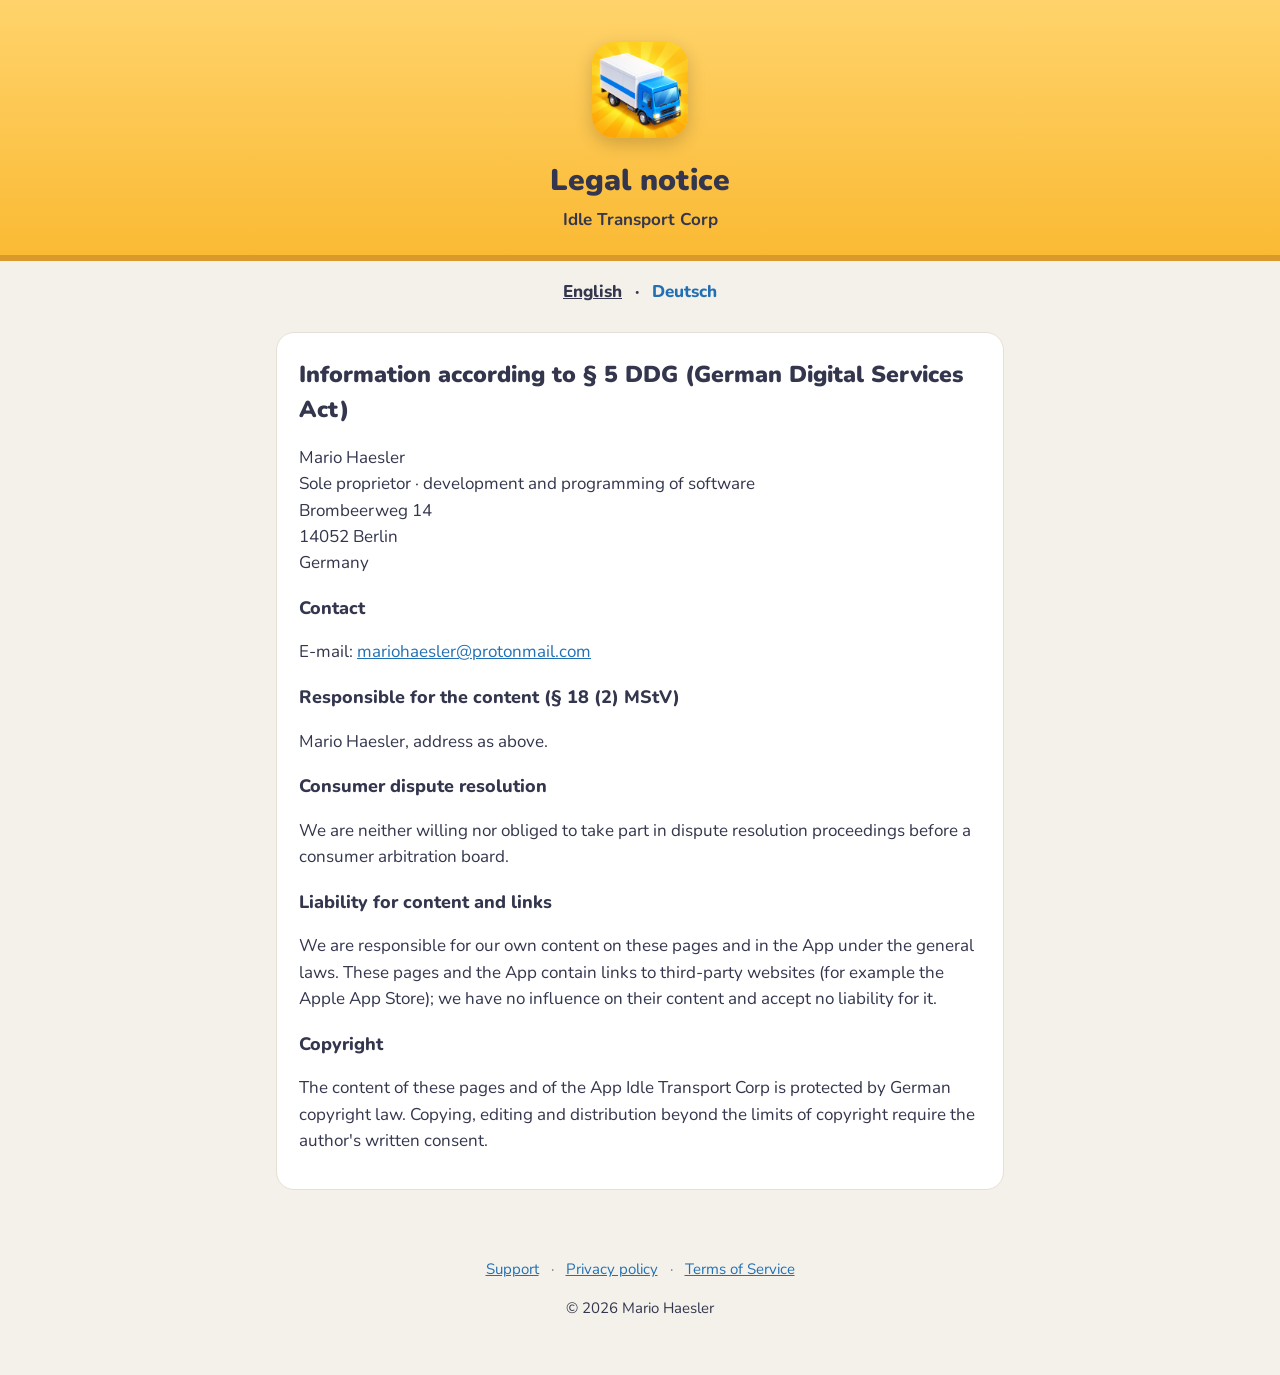
<file: impressum.html>
<!doctype html>
<html lang="de">
<head>
<meta charset="utf-8">
<meta name="viewport" content="width=device-width, initial-scale=1">
<title>Idle Transport Corp: Impressum / Legal notice</title>
<meta name="description" content="Impressum (legal notice) of Idle Transport Corp.">
<link rel="icon" href="favicon.png">
<link rel="stylesheet" href="style.css">
<script src="site.js"></script>
</head>
<body>
<header>
  <img src="icon.png" alt="Idle Transport Corp">
  <h1 data-lang="de">Impressum</h1>
  <h1 data-lang="en">Legal notice</h1>
  <p>Idle Transport Corp</p>
</header>
<nav class="lang"><a href="#en">English</a> · <a href="#de">Deutsch</a></nav>
<main>

<div data-lang="de">
<section class="card">
  <h2>Angaben gemäß § 5 DDG</h2>
  <p>Mario Haesler<br>Einzelunternehmer · gewerbliche Entwicklung und Programmierung von Internetprogrammen<br>
  Brombeerweg 14<br>14052 Berlin<br>Deutschland</p>
  <h3>Kontakt</h3>
  <p>E-Mail: <a href="mailto:mariohaesler@protonmail.com">mariohaesler@protonmail.com</a></p>
  <h3>Inhaltlich verantwortlich gemäß § 18 Abs. 2 MStV</h3>
  <p>Mario Haesler, Anschrift wie oben.</p>
  <h3>Verbraucherstreitbeilegung</h3>
  <p>Wir sind nicht bereit und nicht verpflichtet, an Streitbeilegungsverfahren vor einer
  Verbraucherschlichtungsstelle teilzunehmen.</p>
  <h3>Haftung für Inhalte und Links</h3>
  <p>Für eigene Inhalte auf diesen Seiten und in der App sind wir nach den allgemeinen Gesetzen verantwortlich (§ 7
  Abs. 1 DDG). Diese Seiten und die App enthalten Links zu Websites Dritter (z. B. Apple App Store); auf deren Inhalte
  haben wir keinen Einfluss und übernehmen dafür keine Gewähr.</p>
  <h3>Urheberrecht</h3>
  <p>Die Inhalte dieser Seiten und der App Idle Transport Corp unterliegen dem deutschen Urheberrecht. Vervielfältigung,
  Bearbeitung und Verbreitung außerhalb der Grenzen des Urheberrechts bedürfen der schriftlichen Zustimmung des
  Urhebers.</p>
</section>
</div>

<div data-lang="en">
<section class="card">
  <h2>Information according to § 5 DDG (German Digital Services Act)</h2>
  <p>Mario Haesler<br>Sole proprietor · development and programming of software<br>
  Brombeerweg 14<br>14052 Berlin<br>Germany</p>
  <h3>Contact</h3>
  <p>E-mail: <a href="mailto:mariohaesler@protonmail.com">mariohaesler@protonmail.com</a></p>
  <h3>Responsible for the content (§ 18 (2) MStV)</h3>
  <p>Mario Haesler, address as above.</p>
  <h3>Consumer dispute resolution</h3>
  <p>We are neither willing nor obliged to take part in dispute resolution proceedings before a consumer arbitration
  board.</p>
  <h3>Liability for content and links</h3>
  <p>We are responsible for our own content on these pages and in the App under the general laws. These pages and the
  App contain links to third-party websites (for example the Apple App Store); we have no influence on their content and
  accept no liability for it.</p>
  <h3>Copyright</h3>
  <p>The content of these pages and of the App Idle Transport Corp is protected by German copyright law. Copying,
  editing and distribution beyond the limits of copyright require the author's written consent.</p>
</section>
</div>

</main>
<footer>
  <a class="page" href="index.html">Support</a> ·
  <a class="page" href="privacy.html"><span data-lang="en">Privacy policy</span><span data-lang="de">Datenschutzerklärung</span></a> ·
  <a class="page" href="terms.html"><span data-lang="en">Terms of Service</span><span data-lang="de">Nutzungsbedingungen</span></a>
  <p>© 2026 Mario Haesler</p>
</footer>
</body>
</html>
</file>
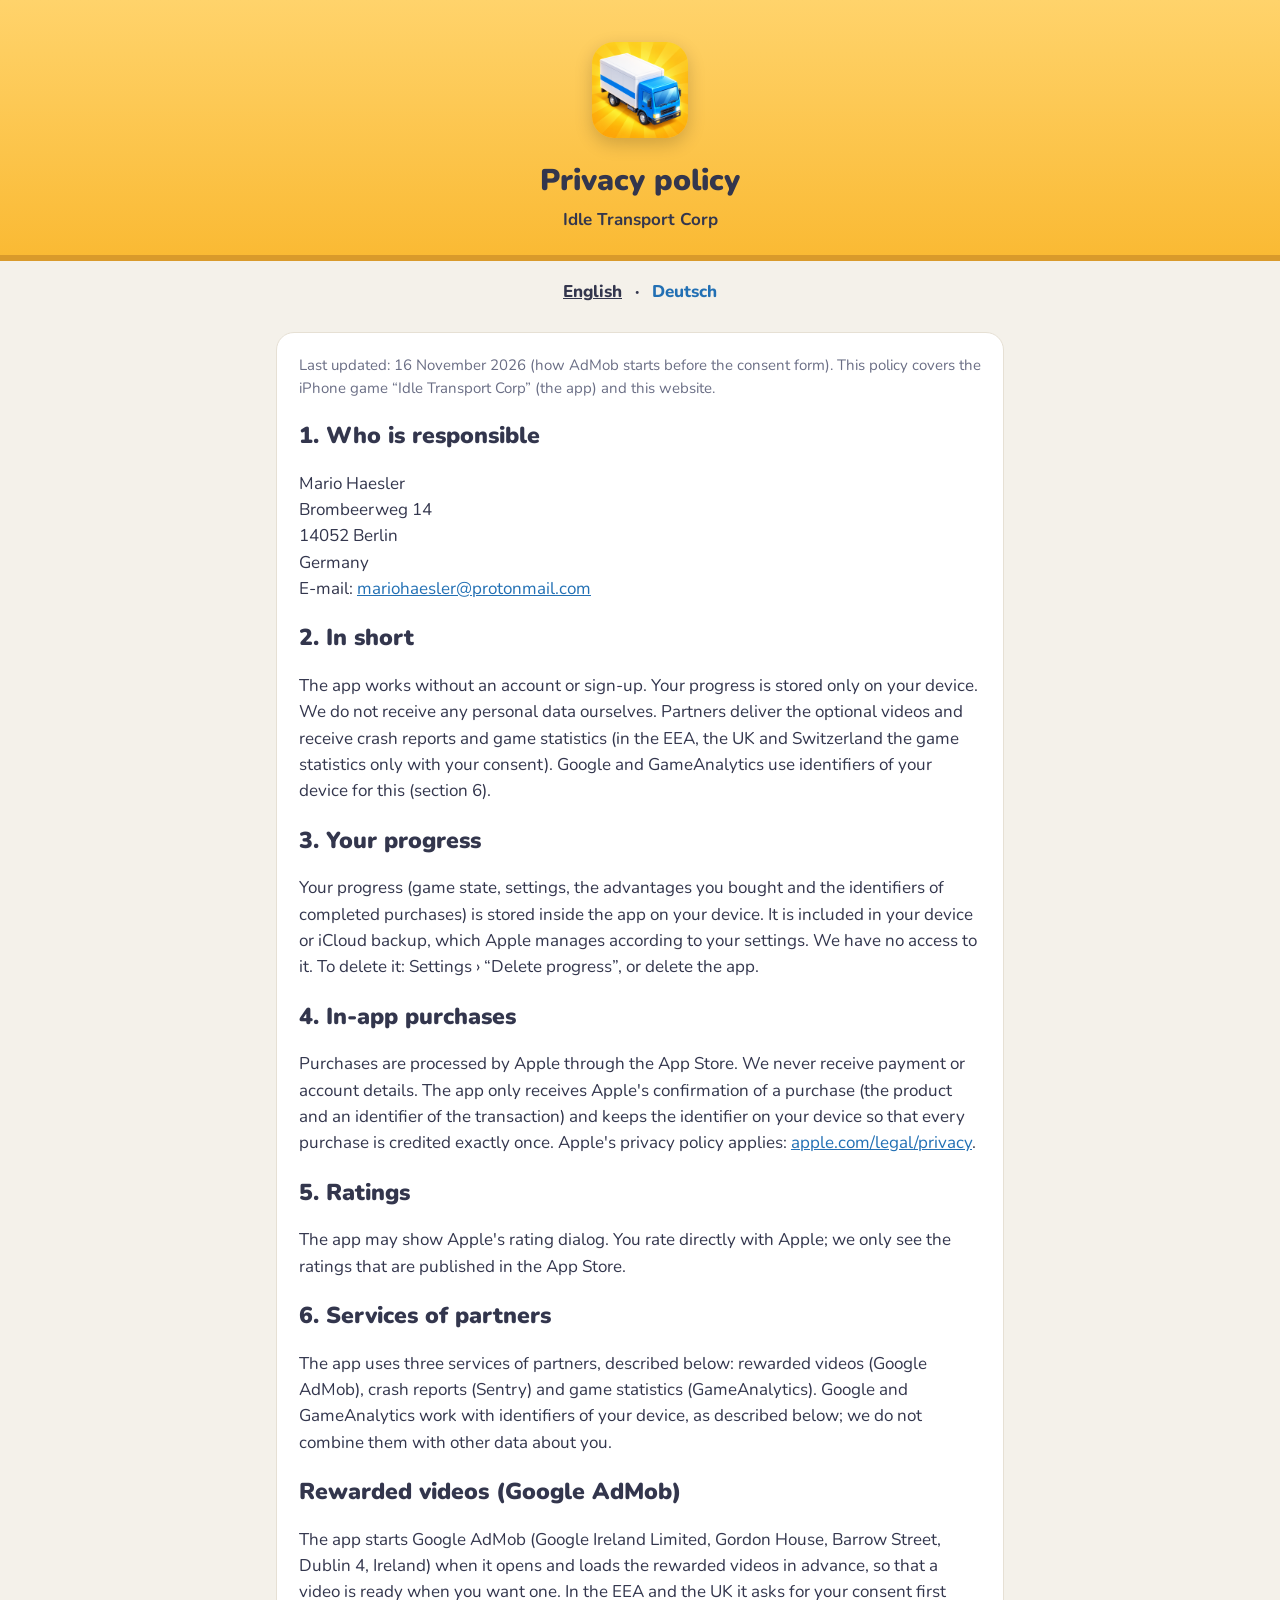
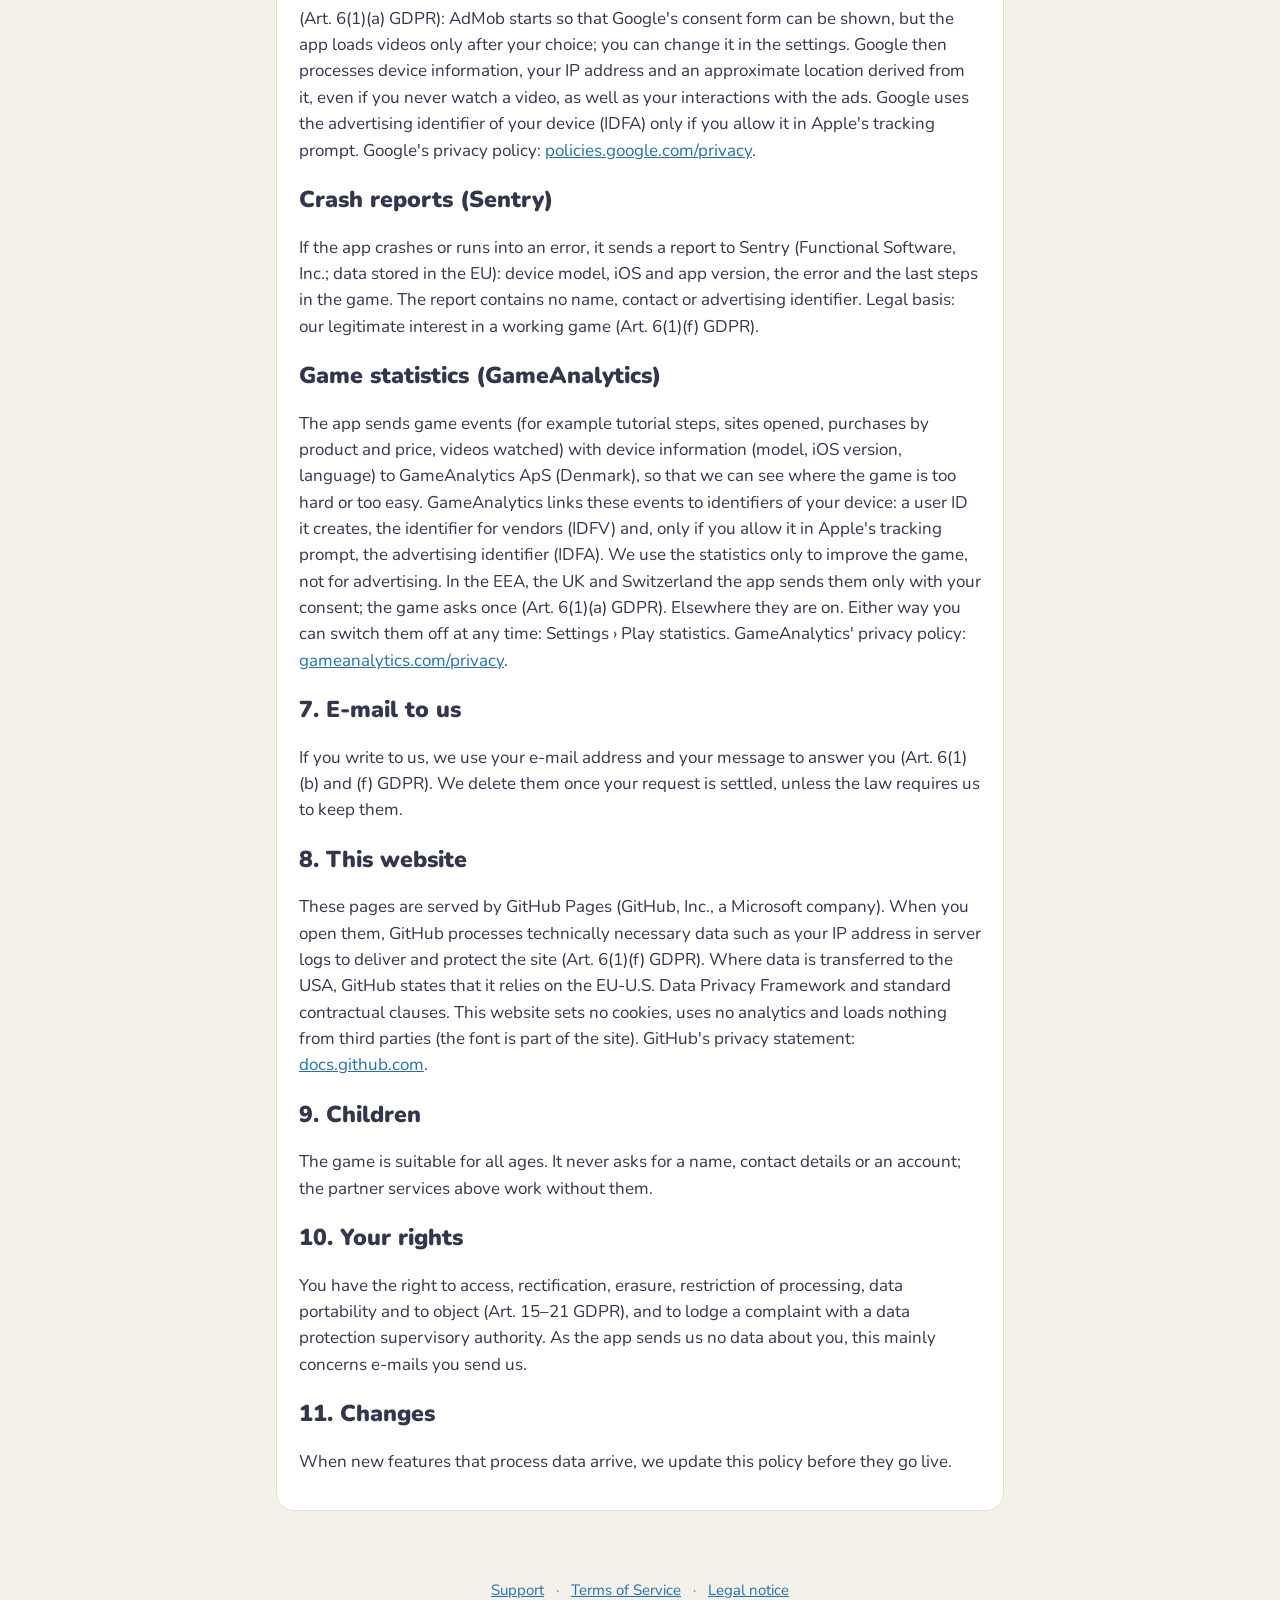
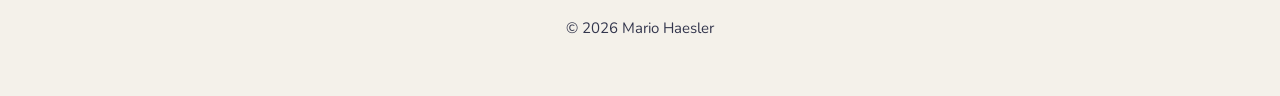
<file: privacy.html>
<!doctype html>
<html lang="en">
<head>
<meta charset="utf-8">
<meta name="viewport" content="width=device-width, initial-scale=1">
<title>Idle Transport Corp: Privacy policy</title>
<meta name="description" content="Privacy policy of Idle Transport Corp (iPhone game) and of this website.">
<link rel="icon" href="favicon.png">
<link rel="stylesheet" href="style.css">
<script src="site.js"></script>
</head>
<body>
<!--
  KEEP THIS PAGE TRUE TO THE APP (docs/STORE.md). It describes the app as it is on 2026-11-16: no account, progress only
  on the device, purchases through Apple, rewarded videos through AdMob (with consent in the EEA/UK; started and preloaded
  at launch), crash reports through Sentry, game statistics through GameAnalytics (with consent in the EEA/UK/CH) with its
  identifiers (user ID, IDFV, IDFA once tracking is allowed - its privacy manifest: linked data, tracking domain).
  When a service or what it collects changes, change both languages, the App Privacy answers in App Store Connect
  (docs/STORE.md) and the date.
-->
<header>
  <img src="icon.png" alt="Idle Transport Corp">
  <h1 data-lang="en">Privacy policy</h1>
  <h1 data-lang="de">Datenschutzerklärung</h1>
  <p>Idle Transport Corp</p>
</header>
<nav class="lang"><a href="#en">English</a> · <a href="#de">Deutsch</a></nav>
<main>

<div data-lang="en">
<section class="card">
  <p class="soft">Last updated: 16 November 2026 (how AdMob starts before the consent form). This policy covers the iPhone game “Idle Transport Corp” (the app) and
  this website.</p>

  <h2>1. Who is responsible</h2>
  <p>Mario Haesler<br>Brombeerweg 14<br>14052 Berlin<br>Germany<br>E-mail: <a href="mailto:mariohaesler@protonmail.com">mariohaesler@protonmail.com</a></p>

  <h2>2. In short</h2>
  <p>The app works without an account or sign-up. Your progress is stored only on your device. We do not receive any
  personal data ourselves. Partners deliver the optional videos and receive crash reports and game statistics (in the EEA, the UK and
  Switzerland the game statistics only with your consent). Google and GameAnalytics use identifiers of your device for
  this (section 6).</p>

  <h2>3. Your progress</h2>
  <p>Your progress (game state, settings, the advantages you bought and the identifiers of completed purchases) is stored
  inside the app on your device. It is included in your device or iCloud backup, which Apple manages according to your
  settings. We have no access to it. To delete it: Settings › “Delete progress”, or delete the app.</p>

  <h2>4. In-app purchases</h2>
  <p>Purchases are processed by Apple through the App Store. We never receive payment or account details. The app only
  receives Apple's confirmation of a purchase (the product and an identifier of the transaction) and keeps the identifier
  on your device so that every purchase is credited exactly once. Apple's privacy policy applies:
  <a href="https://www.apple.com/legal/privacy/">apple.com/legal/privacy</a>.</p>

  <h2>5. Ratings</h2>
  <p>The app may show Apple's rating dialog. You rate directly with Apple; we only see the ratings that are published in
  the App Store.</p>

  <h2>6. Services of partners</h2>
  <p>The app uses three services of partners, described below: rewarded videos (Google AdMob), crash reports (Sentry)
  and game statistics (GameAnalytics). Google and GameAnalytics work with identifiers of your device, as described
  below; we do not combine them with other data about you.</p>
  <h2>Rewarded videos (Google AdMob)</h2>
  <p>The app starts Google AdMob (Google Ireland Limited, Gordon House, Barrow Street, Dublin 4, Ireland) when it opens
  and loads the rewarded videos in advance, so that a video is ready when you want one. In the EEA and the UK it asks
  for your consent first (Art. 6(1)(a) GDPR): AdMob starts so that Google's consent form can be shown, but the app loads
  videos only after your choice; you can change it in the settings.
  Google then processes device information, your IP address and an approximate location derived from it, even if you
  never watch a video, as well as your interactions with the ads. Google uses the advertising identifier of your device
  (IDFA) only if you allow it in Apple's tracking prompt. Google's privacy policy:
  <a href="https://policies.google.com/privacy">policies.google.com/privacy</a>.</p>
  <h2>Crash reports (Sentry)</h2>
  <p>If the app crashes or runs into an error, it sends a report to Sentry (Functional Software, Inc.; data stored in
  the EU): device model, iOS and app version, the error and the last steps in the game. The report contains no name,
  contact or advertising identifier. Legal basis: our legitimate interest in a working game (Art. 6(1)(f) GDPR).</p>
  <h2>Game statistics (GameAnalytics)</h2>
  <p>The app sends game events (for example tutorial steps, sites opened, purchases by product and price, videos
  watched) with device information (model, iOS version, language) to GameAnalytics ApS (Denmark), so that we can see
  where the game is too hard or too easy. GameAnalytics links these events to identifiers of your device: a user ID it
  creates, the identifier for vendors (IDFV) and, only if you allow it in Apple's tracking prompt, the advertising
  identifier (IDFA). We use the statistics only to improve the game, not for advertising. In the EEA, the UK and
  Switzerland the app sends them only with your consent; the game asks once (Art. 6(1)(a) GDPR). Elsewhere they are
  on. Either way you can switch them off at any time: Settings › Play statistics. GameAnalytics' privacy policy:
  <a href="https://gameanalytics.com/privacy">gameanalytics.com/privacy</a>.</p>

  <h2>7. E-mail to us</h2>
  <p>If you write to us, we use your e-mail address and your message to answer you (Art. 6(1)(b) and (f) GDPR). We
  delete them once your request is settled, unless the law requires us to keep them.</p>

  <h2>8. This website</h2>
  <p>These pages are served by GitHub Pages (GitHub, Inc., a Microsoft company). When you open them, GitHub processes
  technically necessary data such as your IP address in server logs to deliver and protect the site (Art. 6(1)(f)
  GDPR). Where data is transferred to the USA, GitHub states that it relies on the EU-U.S. Data Privacy Framework and
  standard contractual clauses. This website sets no cookies, uses no analytics and loads nothing from third parties
  (the font is part of the site). GitHub's privacy statement:
  <a href="https://docs.github.com/site-policy/privacy-policies/github-general-privacy-statement">docs.github.com</a>.</p>

  <h2>9. Children</h2>
  <p>The game is suitable for all ages. It never asks for a name, contact details or an account; the partner services
  above work without them.</p>

  <h2>10. Your rights</h2>
  <p>You have the right to access, rectification, erasure, restriction of processing, data portability and to object
  (Art. 15–21 GDPR), and to lodge a complaint with a data protection supervisory authority. As the app sends us no data
  about you, this mainly concerns e-mails you send us.</p>

  <h2>11. Changes</h2>
  <p>When new features that process data arrive, we update this policy before they go live.</p>
</section>
</div>

<div data-lang="de">
<section class="card">
  <p class="soft">Stand: 16. November 2026 (wie AdMob vor dem Einwilligungsformular startet). Diese Erklärung gilt für das iPhone-Spiel „Idle Transport Corp“ (die App) und
  für diese Website.</p>

  <h2>1. Verantwortlicher</h2>
  <p>Mario Haesler<br>Brombeerweg 14<br>14052 Berlin<br>Deutschland<br>E-Mail: <a href="mailto:mariohaesler@protonmail.com">mariohaesler@protonmail.com</a></p>

  <h2>2. Kurz gesagt</h2>
  <p>Die App kommt ohne Konto und ohne Anmeldung aus. Dein Spielstand wird nur auf deinem Gerät gespeichert. Wir selbst
  erhalten keine personenbezogenen Daten. Partner liefern die freiwilligen Videos und erhalten Absturzberichte und eine
  Spielstatistik (die Spielstatistik im EWR, im Vereinigten Königreich und in der Schweiz nur mit deiner
  Einwilligung). Google und GameAnalytics nutzen dafür Kennungen deines Geräts (Abschnitt 6).</p>

  <h2>3. Dein Spielstand</h2>
  <p>Dein Spielstand (Fortschritt, Einstellungen, gekaufte Vorteile und die Kennungen abgeschlossener Käufe) liegt in der
  App auf deinem Gerät. Er ist Teil deiner Geräte- bzw. iCloud-Sicherung, die Apple nach deinen Einstellungen verwaltet.
  Wir haben darauf keinen Zugriff. Löschen: Einstellungen › „Spielstand löschen“ oder die App entfernen.</p>

  <h2>4. Käufe in der App</h2>
  <p>Käufe wickelt Apple über den App Store ab. Wir erhalten keine Zahlungs- oder Kontodaten. Die App erhält von Apple
  nur die Bestätigung eines Kaufs (das Produkt und eine Kennung der Transaktion) und speichert die Kennung auf deinem
  Gerät, damit jeder Kauf genau einmal gutgeschrieben wird. Es gilt die Datenschutzerklärung von Apple:
  <a href="https://www.apple.com/de/legal/privacy/">apple.com/de/legal/privacy</a>.</p>

  <h2>5. Bewertungen</h2>
  <p>Die App kann den Bewertungsdialog von Apple einblenden. Du bewertest direkt bei Apple; wir sehen nur die im App
  Store veröffentlichten Bewertungen.</p>

  <h2>6. Dienste von Partnern</h2>
  <p>Die App nutzt drei Dienste von Partnern, die unten beschrieben sind: Belohnungsvideos (Google AdMob),
  Absturzberichte (Sentry) und eine Spielstatistik (GameAnalytics). Google und GameAnalytics arbeiten mit Kennungen
  deines Geräts, wie unten beschrieben; wir verknüpfen sie nicht mit anderen Daten über dich.</p>
  <h2>Belohnungsvideos (Google AdMob)</h2>
  <p>Die App startet Google AdMob (Google Ireland Limited, Gordon House, Barrow Street, Dublin 4, Irland) beim Öffnen und
  lädt die Belohnungsvideos vorab, damit ein Video bereitsteht, wenn du eines möchtest. Im EWR und im Vereinigten
  Königreich fragt sie vorher deine Einwilligung ab (Art. 6 Abs. 1 lit. a DSGVO): AdMob startet, damit Googles
  Einwilligungsformular erscheinen kann, Videos lädt die App aber erst nach deiner Wahl; du kannst sie in den
  Einstellungen ändern. Google verarbeitet dann Geräteinformationen, deine IP-Adresse und
  einen daraus abgeleiteten ungefähren Standort, auch wenn du nie ein Video ansiehst, sowie deine Interaktionen mit
  der Werbung. Die Werbe-ID deines Geräts (IDFA) nutzt Google nur, wenn du es in der Tracking-Abfrage von Apple
  erlaubst. Datenschutzerklärung von Google:
  <a href="https://policies.google.com/privacy?hl=de">policies.google.com/privacy</a>.</p>
  <h2>Absturzberichte (Sentry)</h2>
  <p>Stürzt die App ab oder tritt ein Fehler auf, sendet sie einen Bericht an Sentry (Functional Software, Inc.;
  Speicherung in der EU): Gerätemodell, iOS- und App-Version, den Fehler und die letzten Schritte im Spiel. Der Bericht
  enthält keinen Namen, keine Kontaktdaten und keine Werbe-ID. Rechtsgrundlage: unser berechtigtes Interesse an einem
  funktionierenden Spiel (Art. 6 Abs. 1 lit. f DSGVO).</p>
  <h2>Spielstatistik (GameAnalytics)</h2>
  <p>Die App sendet Spielereignisse (z. B. Tutorial-Schritte, eröffnete Standorte, Käufe nach Produkt und Preis,
  angesehene Videos) mit Geräteinformationen (Modell, iOS-Version, Sprache) an GameAnalytics ApS (Dänemark), damit wir
  sehen, wo das Spiel zu schwer oder zu leicht ist. GameAnalytics verknüpft diese Ereignisse mit Kennungen deines
  Geräts: einer selbst erzeugten Nutzer-ID, der Kennung für Anbieter (IDFV) und, nur wenn du es in der
  Tracking-Abfrage von Apple erlaubst, der Werbe-ID (IDFA). Wir nutzen die Statistik nur, um das Spiel zu verbessern,
  nicht für Werbung. Im EWR, im Vereinigten Königreich und in der Schweiz sendet die App sie nur mit deiner
  Einwilligung; das Spiel fragt einmal (Art. 6 Abs. 1 lit. a DSGVO). Anderswo ist sie an. In jedem Fall kannst du sie
  jederzeit abschalten: Einstellungen › Spielstatistik. Datenschutzerklärung von GameAnalytics:
  <a href="https://gameanalytics.com/privacy">gameanalytics.com/privacy</a>.</p>

  <h2>7. E-Mails an uns</h2>
  <p>Wenn du uns schreibst, verarbeiten wir deine E-Mail-Adresse und deine Nachricht, um dir zu antworten (Art. 6 Abs. 1
  lit. b und f DSGVO). Wir löschen sie, sobald deine Anfrage erledigt ist, soweit keine gesetzliche Aufbewahrungspflicht
  besteht.</p>

  <h2>8. Diese Website</h2>
  <p>Diese Seiten werden über GitHub Pages bereitgestellt (GitHub, Inc., ein Unternehmen von Microsoft). Beim Aufruf
  verarbeitet GitHub technisch notwendige Daten wie deine IP-Adresse in Server-Protokollen, um die Seite auszuliefern
  und abzusichern (Art. 6 Abs. 1 lit. f DSGVO). Soweit dabei Daten in die USA übermittelt werden, stützt sich GitHub nach
  eigenen Angaben auf das EU-US Data Privacy Framework und Standardvertragsklauseln. Diese Website setzt keine Cookies,
  nutzt keine Analyse und lädt nichts von Dritten (die Schrift gehört zur Seite). Datenschutzerklärung von GitHub:
  <a href="https://docs.github.com/de/site-policy/privacy-policies/github-general-privacy-statement">docs.github.com</a>.</p>

  <h2>9. Kinder</h2>
  <p>Das Spiel ist für alle Altersgruppen geeignet. Es fragt nie nach Namen, Kontaktdaten oder einem Konto; die
  Partnerdienste oben kommen ohne sie aus.</p>

  <h2>10. Deine Rechte</h2>
  <p>Du hast das Recht auf Auskunft, Berichtigung, Löschung, Einschränkung der Verarbeitung, Datenübertragbarkeit und
  Widerspruch (Art. 15–21 DSGVO) sowie auf Beschwerde bei einer Datenschutz-Aufsichtsbehörde. Da die App uns keine
  Daten über dich sendet, betrifft das vor allem E-Mails, die du uns schickst.</p>

  <h2>11. Änderungen</h2>
  <p>Kommen neue Funktionen hinzu, die Daten verarbeiten, passen wir diese Erklärung an, bevor sie starten.</p>
</section>
</div>

</main>
<footer>
  <a class="page" href="index.html">Support</a> ·
  <a class="page" href="terms.html"><span data-lang="en">Terms of Service</span><span data-lang="de">Nutzungsbedingungen</span></a> ·
  <a class="page" href="impressum.html"><span data-lang="en">Legal notice</span><span data-lang="de">Impressum</span></a>
  <p>© 2026 Mario Haesler</p>
</footer>
</body>
</html>
</file>
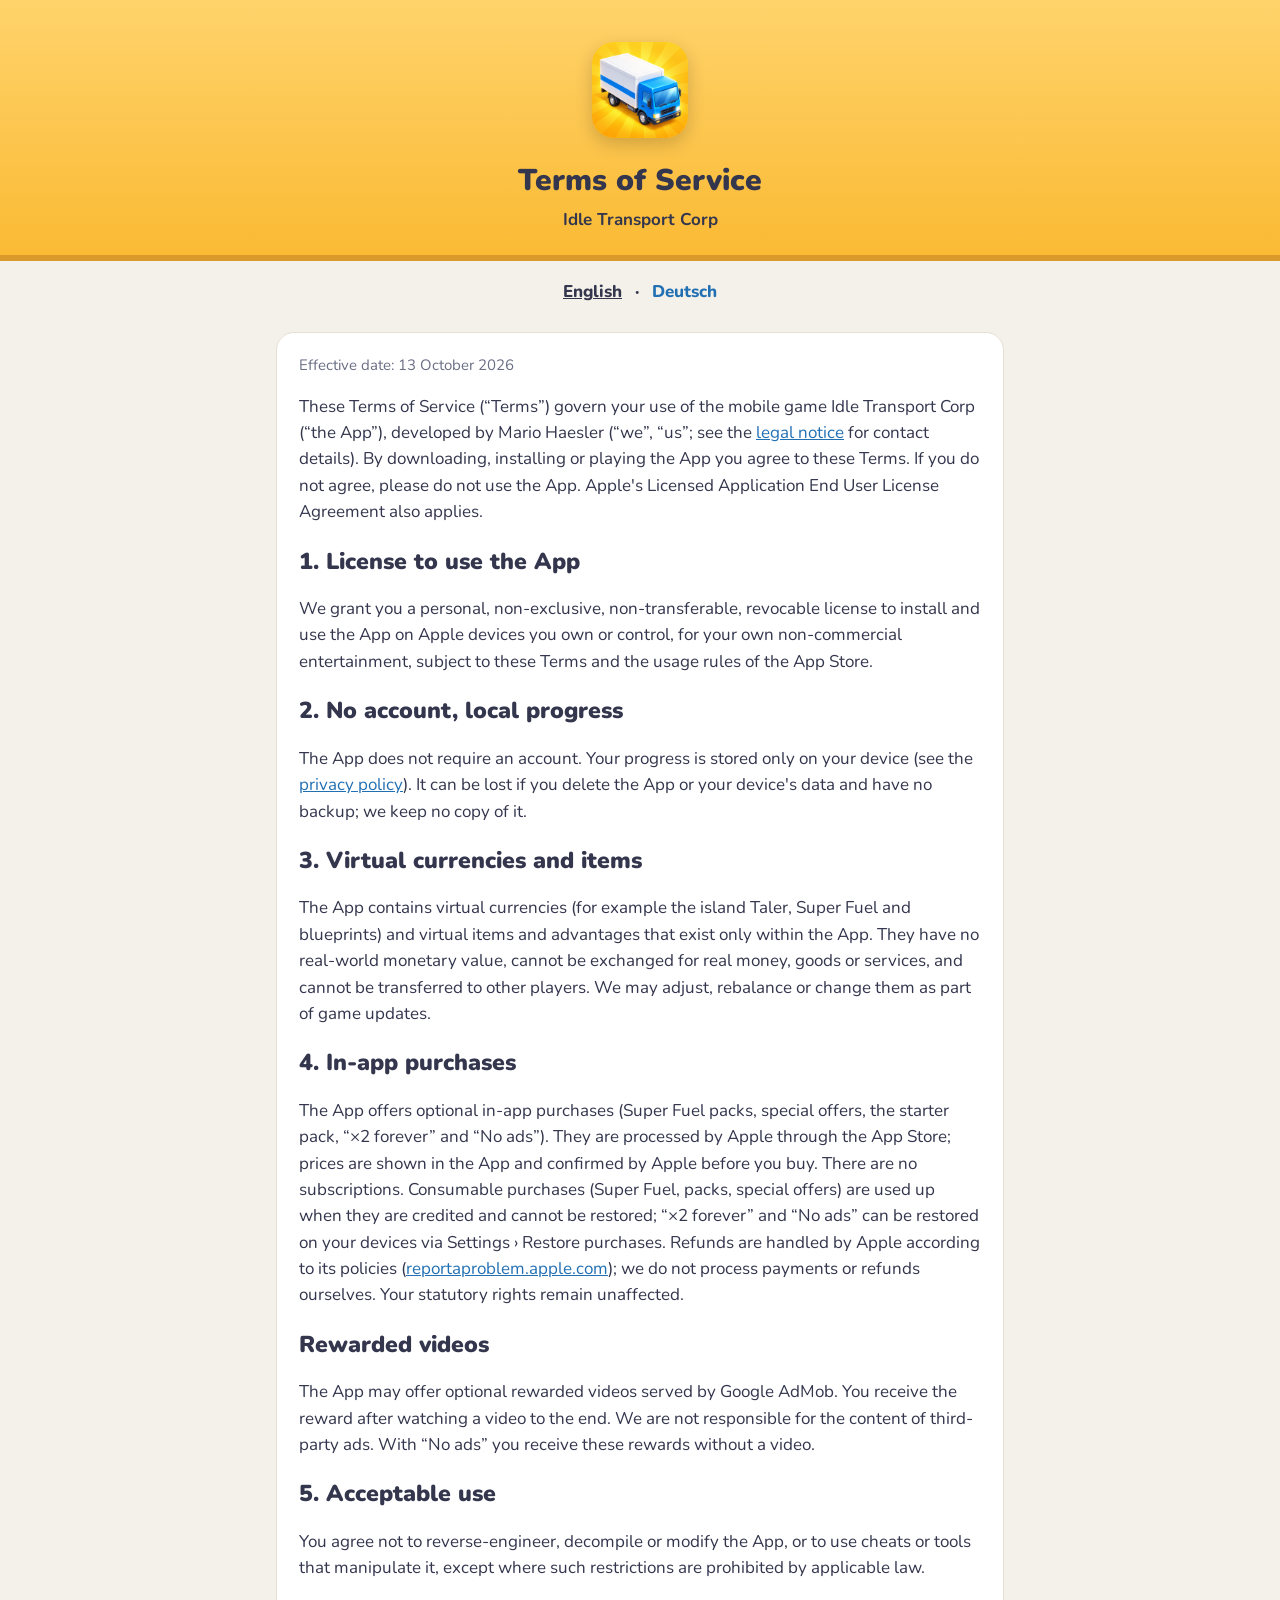
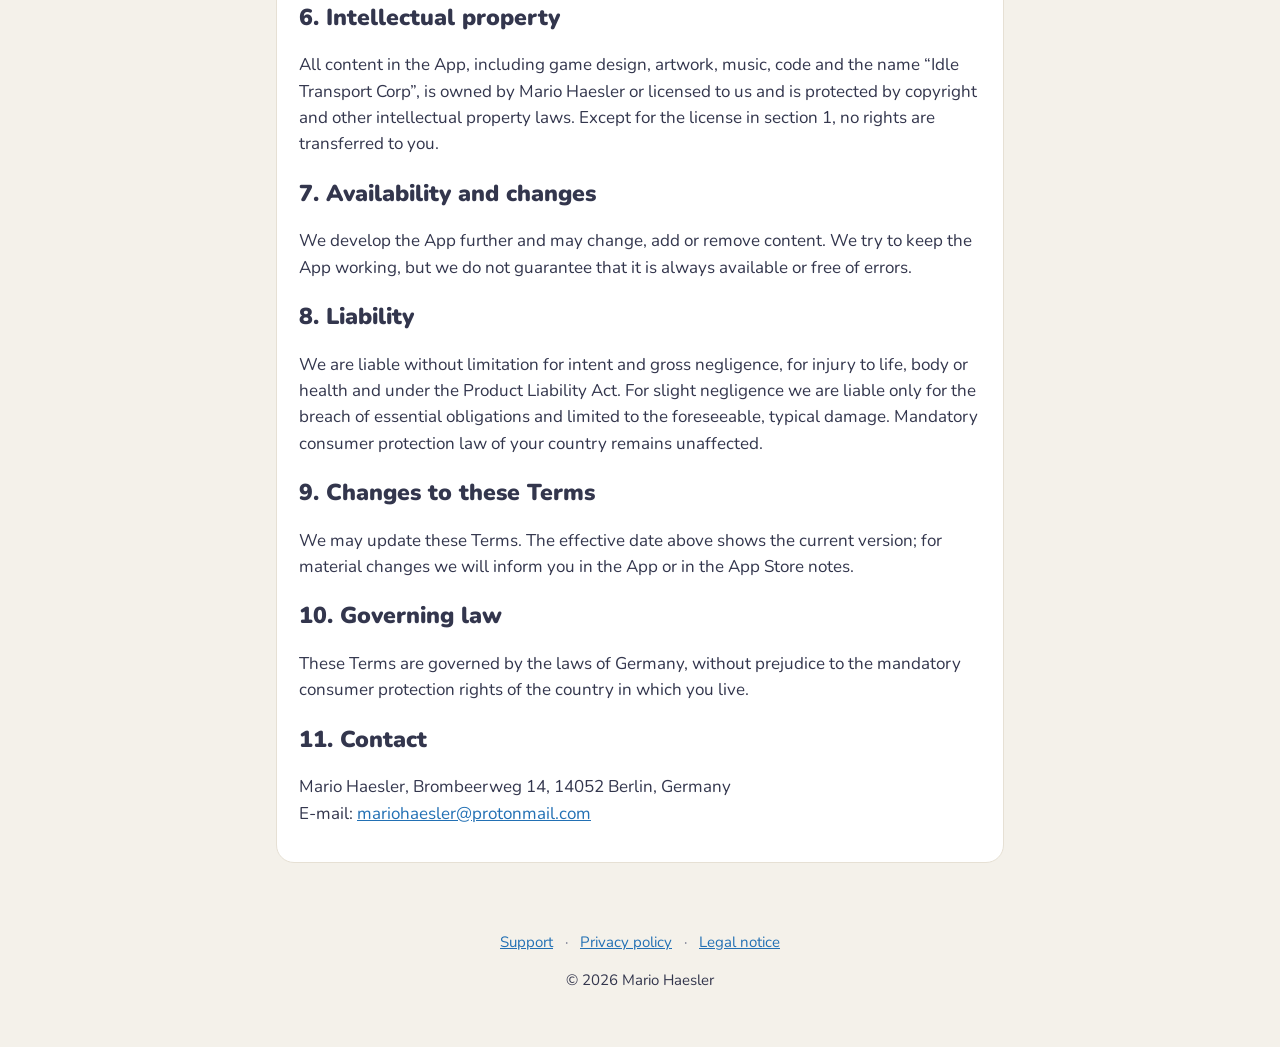
<file: terms.html>
<!doctype html>
<html lang="en">
<head>
<meta charset="utf-8">
<meta name="viewport" content="width=device-width, initial-scale=1">
<title>Idle Transport Corp: Terms of Service</title>
<meta name="description" content="Terms of Service of the iPhone game Idle Transport Corp.">
<link rel="icon" href="favicon.png">
<link rel="stylesheet" href="style.css">
<script src="site.js"></script>
</head>
<body>
<!-- KEEP TRUE TO THE APP (docs/STORE.md): no online features, no subscriptions, purchases through Apple, optional
     rewarded videos through AdMob. -->
<header>
  <img src="icon.png" alt="Idle Transport Corp">
  <h1 data-lang="en">Terms of Service</h1>
  <h1 data-lang="de">Nutzungsbedingungen</h1>
  <p>Idle Transport Corp</p>
</header>
<nav class="lang"><a href="#en">English</a> · <a href="#de">Deutsch</a></nav>
<main>

<div data-lang="en">
<section class="card">
  <p class="soft">Effective date: 13 October 2026</p>
  <p>These Terms of Service (“Terms”) govern your use of the mobile game Idle Transport Corp (“the App”), developed by
  Mario Haesler (“we”, “us”; see the <a class="page" href="impressum.html">legal notice</a> for contact details). By
  downloading, installing or playing the App you agree to these Terms. If you do not agree, please do not use the App.
  Apple's Licensed Application End User License Agreement also applies.</p>

  <h2>1. License to use the App</h2>
  <p>We grant you a personal, non-exclusive, non-transferable, revocable license to install and use the App on Apple
  devices you own or control, for your own non-commercial entertainment, subject to these Terms and the usage rules of
  the App Store.</p>

  <h2>2. No account, local progress</h2>
  <p>The App does not require an account. Your progress is stored only on your device (see the
  <a class="page" href="privacy.html">privacy policy</a>). It can be lost if you delete the App or your device's data and
  have no backup; we keep no copy of it.</p>

  <h2>3. Virtual currencies and items</h2>
  <p>The App contains virtual currencies (for example the island Taler, Super Fuel and blueprints) and virtual items and
  advantages that exist only within the App. They have no real-world monetary value, cannot be exchanged for real money,
  goods or services, and cannot be transferred to other players. We may adjust, rebalance or change them as part of
  game updates.</p>

  <h2>4. In-app purchases</h2>
  <p>The App offers optional in-app purchases (Super Fuel packs, special offers, the starter pack, “×2 forever” and
  “No ads”). They are processed by Apple through the App Store; prices are shown in the App and confirmed by Apple
  before you buy. There are no subscriptions. Consumable purchases (Super Fuel, packs, special offers) are used up when
  they are credited and cannot be restored; “×2 forever” and “No ads” can be restored on your devices via
  Settings › Restore purchases. Refunds are handled by Apple according to its policies
  (<a href="https://reportaproblem.apple.com">reportaproblem.apple.com</a>); we do not process payments or refunds
  ourselves. Your statutory rights remain unaffected.</p>
  <h2>Rewarded videos</h2>
  <p>The App may offer optional rewarded videos served by Google AdMob. You receive the reward after watching a video
  to the end. We are not responsible for the content of third-party ads. With “No ads” you receive these rewards
  without a video.</p>

  <h2>5. Acceptable use</h2>
  <p>You agree not to reverse-engineer, decompile or modify the App, or to use cheats or tools that manipulate it,
  except where such restrictions are prohibited by applicable law.</p>

  <h2>6. Intellectual property</h2>
  <p>All content in the App, including game design, artwork, music, code and the name “Idle Transport Corp”, is owned
  by Mario Haesler or licensed to us and is protected by copyright and other intellectual property laws. Except for the
  license in section 1, no rights are transferred to you.</p>

  <h2>7. Availability and changes</h2>
  <p>We develop the App further and may change, add or remove content. We try to keep the App working, but we do not
  guarantee that it is always available or free of errors.</p>

  <h2>8. Liability</h2>
  <p>We are liable without limitation for intent and gross negligence, for injury to life, body or health and under the
  Product Liability Act. For slight negligence we are liable only for the breach of essential obligations and limited to
  the foreseeable, typical damage. Mandatory consumer protection law of your country remains unaffected.</p>

  <h2>9. Changes to these Terms</h2>
  <p>We may update these Terms. The effective date above shows the current version; for material changes we will inform
  you in the App or in the App Store notes.</p>

  <h2>10. Governing law</h2>
  <p>These Terms are governed by the laws of Germany, without prejudice to the mandatory consumer protection rights of
  the country in which you live.</p>

  <h2>11. Contact</h2>
  <p>Mario Haesler, Brombeerweg 14, 14052 Berlin, Germany<br>E-mail:
  <a href="mailto:mariohaesler@protonmail.com">mariohaesler@protonmail.com</a></p>
</section>
</div>

<div data-lang="de">
<section class="card">
  <p class="soft">Stand: 13. Oktober 2026</p>
  <p>Diese Nutzungsbedingungen („Bedingungen“) gelten für das Handyspiel Idle Transport Corp („die App“), entwickelt von
  Mario Haesler („wir“, „uns“; Kontaktdaten im <a class="page" href="impressum.html">Impressum</a>). Mit dem
  Herunterladen, Installieren oder Spielen der App stimmst du diesen Bedingungen zu. Wenn du nicht zustimmst, nutze die
  App bitte nicht. Ergänzend gilt die Endbenutzer-Lizenzvereinbarung von Apple für lizenzierte Apps.</p>

  <h2>1. Nutzungsrecht</h2>
  <p>Wir räumen dir ein persönliches, nicht ausschließliches, nicht übertragbares und widerrufliches Recht ein, die App
  auf Apple-Geräten, die dir gehören oder die du nutzt, zu installieren und zu deiner eigenen, nicht gewerblichen
  Unterhaltung zu nutzen, im Rahmen dieser Bedingungen und der Nutzungsregeln des App Store.</p>

  <h2>2. Kein Konto, Spielstand auf dem Gerät</h2>
  <p>Die App braucht kein Konto. Dein Spielstand liegt nur auf deinem Gerät (siehe
  <a class="page" href="privacy.html">Datenschutzerklärung</a>). Er kann verloren gehen, wenn du die App oder die Daten
  deines Geräts ohne Sicherung löschst; wir haben keine Kopie davon.</p>

  <h2>3. Virtuelle Währungen und Gegenstände</h2>
  <p>Die App enthält virtuelle Währungen (z. B. die Inseltaler, Supertreibstoff und Blaupausen) sowie virtuelle
  Gegenstände und Vorteile, die nur in der App existieren. Sie haben keinen Geldwert, lassen sich nicht in echtes Geld,
  Waren oder Dienstleistungen umtauschen und nicht an andere Spieler übertragen. Wir können sie im Rahmen von Updates
  anpassen oder neu ausbalancieren.</p>

  <h2>4. Käufe in der App</h2>
  <p>Die App bietet freiwillige Käufe an (Supertreibstoff-Pakete, Sonderangebote, das Starterpaket, „Für immer ×2“ und
  „Werbefrei“). Sie werden von Apple über den App Store abgewickelt; die Preise stehen in der App und werden von Apple
  vor dem Kauf bestätigt. Es gibt keine Abonnements. Verbrauchsartikel (Supertreibstoff, Pakete, Sonderangebote) werden
  mit der Gutschrift verbraucht und lassen sich nicht wiederherstellen; „Für immer ×2“ und „Werbefrei“ kannst du auf
  deinen Geräten über Einstellungen › Käufe wiederherstellen zurückholen. Erstattungen bearbeitet Apple nach seinen
  Regeln (<a href="https://reportaproblem.apple.com">reportaproblem.apple.com</a>); wir wickeln selbst keine Zahlungen
  oder Erstattungen ab. Deine gesetzlichen Rechte bleiben unberührt.</p>
  <h2>Belohnungsvideos</h2>
  <p>Die App kann freiwillige Belohnungsvideos über Google AdMob anbieten. Die Belohnung gibt es, wenn du ein Video bis
  zum Ende ansiehst. Für die Inhalte der Werbung Dritter sind wir nicht verantwortlich. Mit „Werbefrei“ bekommst du
  diese Belohnungen ohne Video.</p>

  <h2>5. Faire Nutzung</h2>
  <p>Du verpflichtest dich, die App nicht zurückzuentwickeln, zu dekompilieren oder zu verändern und keine Cheats oder
  Werkzeuge einzusetzen, die sie manipulieren, soweit das Gesetz solche Einschränkungen nicht verbietet.</p>

  <h2>6. Geistiges Eigentum</h2>
  <p>Alle Inhalte der App (Spielidee, Grafik, Musik, Code und der Name „Idle Transport Corp“) gehören Mario Haesler
  oder sind an uns lizenziert und durch Urheberrecht und andere Schutzrechte geschützt. Außer dem Nutzungsrecht aus
  Abschnitt 1 werden dir keine Rechte übertragen.</p>

  <h2>7. Verfügbarkeit und Änderungen</h2>
  <p>Wir entwickeln die App weiter und können Inhalte ändern, ergänzen oder entfernen. Wir bemühen uns, dass die App
  funktioniert, können aber nicht garantieren, dass sie jederzeit verfügbar und fehlerfrei ist.</p>

  <h2>8. Haftung</h2>
  <p>Wir haften unbeschränkt bei Vorsatz und grober Fahrlässigkeit, bei Verletzung von Leben, Körper oder Gesundheit
  und nach dem Produkthaftungsgesetz. Bei leichter Fahrlässigkeit haften wir nur für die Verletzung wesentlicher
  Pflichten und begrenzt auf den vorhersehbaren, typischen Schaden. Zwingende Verbraucherschutzvorschriften deines
  Landes bleiben unberührt.</p>

  <h2>9. Änderungen dieser Bedingungen</h2>
  <p>Wir können diese Bedingungen anpassen. Das Datum oben zeigt die aktuelle Fassung; über wesentliche Änderungen
  informieren wir in der App oder in den Hinweisen im App Store.</p>

  <h2>10. Anwendbares Recht</h2>
  <p>Es gilt deutsches Recht, unbeschadet der zwingenden Verbraucherschutzrechte des Landes, in dem du lebst.</p>

  <h2>11. Kontakt</h2>
  <p>Mario Haesler, Brombeerweg 14, 14052 Berlin, Deutschland<br>E-Mail:
  <a href="mailto:mariohaesler@protonmail.com">mariohaesler@protonmail.com</a></p>
</section>
</div>

</main>
<footer>
  <a class="page" href="index.html">Support</a> ·
  <a class="page" href="privacy.html"><span data-lang="en">Privacy policy</span><span data-lang="de">Datenschutzerklärung</span></a> ·
  <a class="page" href="impressum.html"><span data-lang="en">Legal notice</span><span data-lang="de">Impressum</span></a>
  <p>© 2026 Mario Haesler</p>
</footer>
</body>
</html>
</file>
<file: style.css>
/* Idle Transport Corp - support, privacy and legal pages (GitHub Pages; no cookies, no third-party content). */
@font-face {
  font-family: "Nunito";
  src: url("fonts/Nunito.ttf") format("truetype");
  font-weight: 200 1000;
  font-display: swap;
}

:root {
  --bg: #f4f1ea;
  --card: #ffffff;
  --ink: #33364d;
  --ink-soft: #6a6e85;
  --brand: #faba34;
  --brand-edge: #d99a2b;
  --link: #2270b4;
  --line: #e6e0d4;
  --mark: #ffe9a8;
}

@media (prefers-color-scheme: dark) {
  :root:not([data-theme="light"]) {
    --bg: #1d1f2b;
    --card: #282b3a;
    --ink: #eef0f7;
    --ink-soft: #a9adc2;
    --link: #7fb8ec;
    --line: #3a3e52;
    --mark: #6b5414;
  }
}

* { box-sizing: border-box; }

body {
  margin: 0;
  background: var(--bg);
  color: var(--ink);
  font-family: "Nunito", -apple-system, "Segoe UI", Roboto, sans-serif;
  font-size: 17px;
  line-height: 1.55;
}

header {
  background: linear-gradient(180deg, #ffd36b, var(--brand));
  border-bottom: 6px solid var(--brand-edge);
  padding: 28px 16px 22px;
  text-align: center;
  color: #33364d;
}

header img { width: 96px; height: 96px; border-radius: 22px; box-shadow: 0 6px 18px rgba(0, 0, 0, 0.18); }
header h1 { margin: 12px 0 2px; font-size: 30px; font-weight: 900; }
header p { margin: 0; font-weight: 700; }

nav.lang { text-align: center; margin: 18px 0 0; font-weight: 800; }
nav.lang a { color: var(--link); text-decoration: none; margin: 0 8px; }
nav.lang a.on { color: var(--ink); text-decoration: underline; }

main { max-width: 760px; margin: 0 auto; padding: 8px 16px 40px; }

section.card {
  background: var(--card);
  border: 1px solid var(--line);
  border-radius: 18px;
  padding: 6px 22px 18px;
  margin: 18px 0;
}

h2 { font-size: 23px; font-weight: 900; margin: 18px 0 6px; }
h3 { font-size: 18px; font-weight: 800; margin: 18px 0 4px; }
p, li { color: var(--ink); }
.soft { color: var(--ink-soft); font-size: 15px; }
a { color: var(--link); }
mark { background: var(--mark); color: inherit; padding: 0 3px; border-radius: 4px; }

footer { text-align: center; padding: 10px 16px 40px; color: var(--ink-soft); font-size: 15px; }
footer a { margin: 0 8px; }

/* The way back to the studio page and the App Store button (2026-11-08: the page is the TikTok bio's landing page). */
header { position: relative; }
.studio-back {
  position: absolute; top: 12px; left: 14px;
  font-size: 14px; font-weight: 800; color: #33364d; text-decoration: none; opacity: 0.75;
}
.studio-back:hover { opacity: 1; }
header img { margin-top: 14px; }
header p, .iab p { color: #33364d; }   /* the yellow header and the white box stay light in dark mode too */

.store {
  display: inline-block;
  margin: 18px 0 2px;
  padding: 13px 26px;
  border-radius: 16px;
  background: #33364d;
  color: #ffffff;
  font-size: 18px;
  font-weight: 900;
  text-decoration: none;
  box-shadow: 0 4px 0 #1f2133, 0 8px 18px rgba(0, 0, 0, 0.18);
  transition: transform 0.12s ease;
}
.store:active { transform: translateY(3px); box-shadow: 0 1px 0 #1f2133; }
.store[hidden] { display: none; }

.iab {
  position: relative;
  max-width: 420px;
  margin: 18px auto 2px;
  padding: 16px 18px 18px;
  text-align: left;
  background: #ffffff;
  border: 2px solid var(--brand-edge);
  border-radius: 18px;
  color: #33364d;
}
.iab[hidden] { display: none; }
.iab-title { font-weight: 900; font-size: 18px; margin: 0 0 8px; padding-right: 34px; }
.iab ol { margin: 0 0 14px; padding-left: 22px; font-weight: 600; color: #33364d; }
.iab li { color: #33364d; }
.iab-arrow { position: absolute; top: 6px; right: 14px; font-size: 30px; font-weight: 900; color: var(--brand-edge); }
.iab-button {
  width: 100%;
  padding: 11px 14px;
  border: 0;
  border-radius: 12px;
  background: #ffe9a8;
  color: #33364d;
  font: inherit;
  font-weight: 800;
  cursor: pointer;
}

/* Only the visitor's language when JavaScript runs (site.js); without it both stay. */
.js [data-lang]:not(.shown) { display: none; }

/* The content pages (index.html in English, de/index.html in German; 2026-11-16): pitch, platform line, screenshots,
   the three steps, the FAQ and the links to the other apps. The legal pages do not use these classes. */
header .pitch { font-size: 18px; max-width: 520px; margin: 0 auto; }
header .platform { margin-top: 12px; font-size: 14px; font-weight: 700; opacity: 0.8; }
nav.lang a[aria-current] { color: var(--ink); text-decoration: underline; }

.lead { font-size: 18px; font-weight: 600; }

ol.steps { list-style: none; counter-reset: step; padding: 0; margin: 10px 0 6px; }
ol.steps li { counter-increment: step; position: relative; padding: 0 0 0 46px; margin: 0 0 12px; min-height: 32px; }
ol.steps li::before {
  content: counter(step);
  position: absolute; left: 0; top: 0;
  width: 32px; height: 32px; border-radius: 50%;
  background: var(--brand); border: 2px solid var(--brand-edge);
  color: #33364d; font-weight: 900; font-size: 16px; line-height: 28px; text-align: center;
}

.shots { display: grid; grid-template-columns: repeat(2, minmax(0, 1fr)); gap: 16px 14px; margin: 14px 0 6px; }
@media (min-width: 620px) { .shots { grid-template-columns: repeat(3, minmax(0, 1fr)); } }
.shots figure { margin: 0; }
.shots img {
  display: block; width: 100%; height: auto;
  border-radius: 14px; box-shadow: 0 4px 14px rgba(0, 0, 0, 0.16);
  background: var(--line);
}
.shots figcaption { margin-top: 6px; font-size: 14px; line-height: 1.35; color: var(--ink-soft); }

.faq h3 { margin-top: 20px; }
.faq p { margin-top: 0; }

ul.apps { list-style: none; padding: 0; margin: 8px 0 4px; }
ul.apps li { margin: 0 0 10px; }
ul.apps a { font-weight: 800; }

@media (max-width: 420px) {
  .content section.card { padding: 4px 18px 14px; }
}

/* What's new (the changelog) */
.changelog h3 .soft { font-weight: 600; }
.changelog ul { padding-left: 20px; margin: 4px 0 10px; }
.changelog li { margin: 0 0 6px; }
</file>
